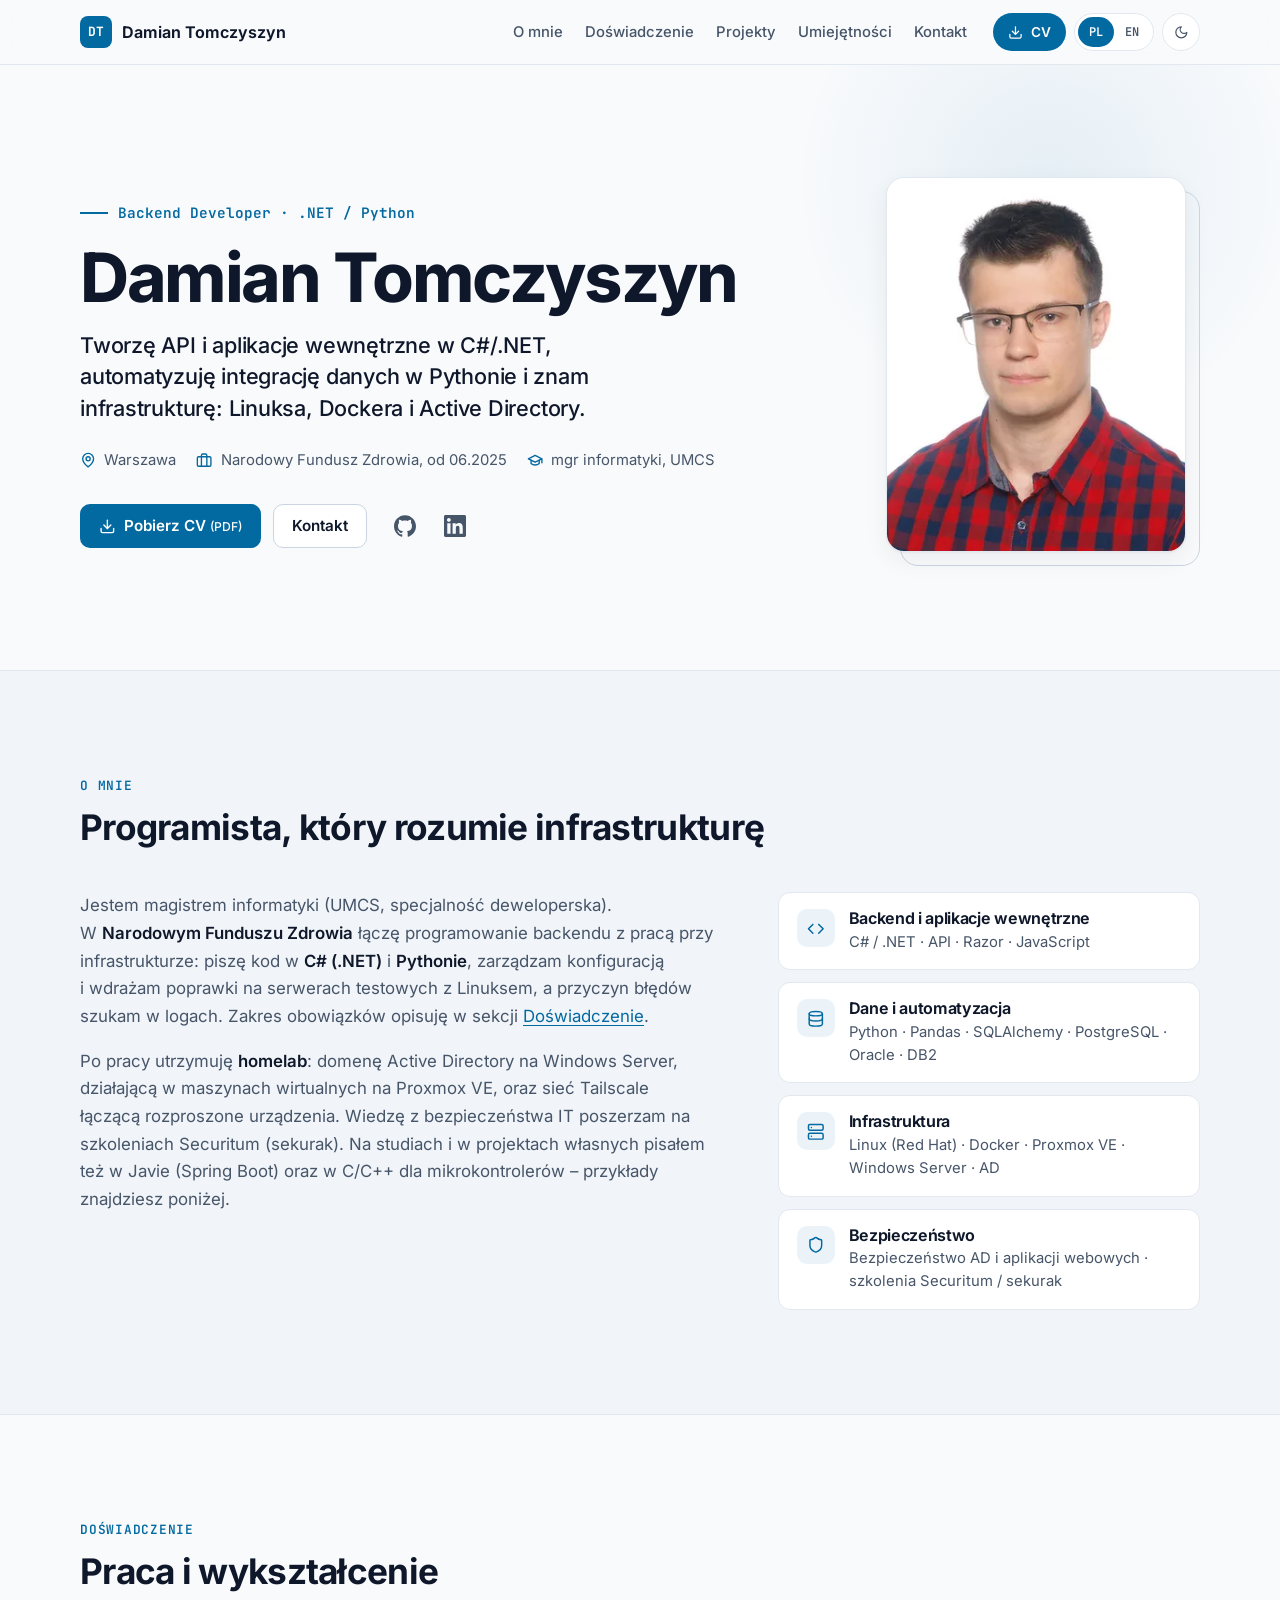
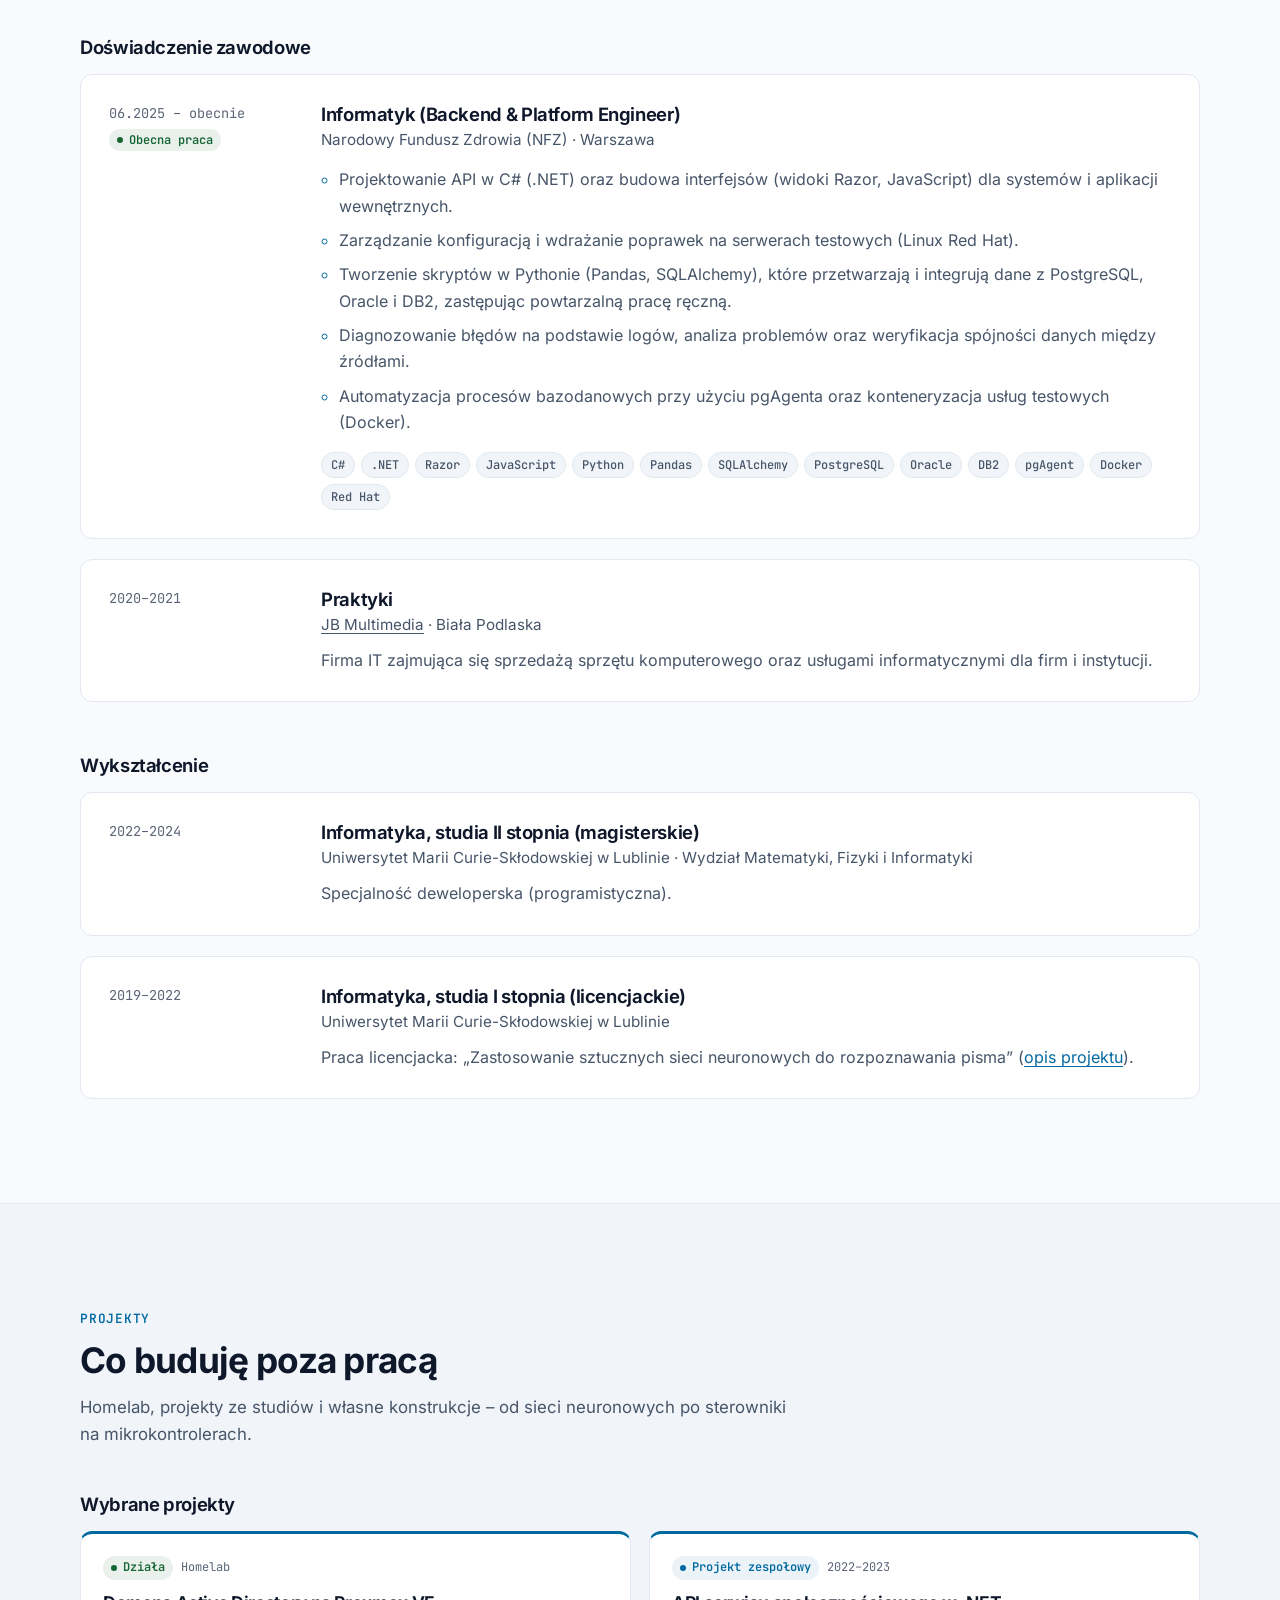
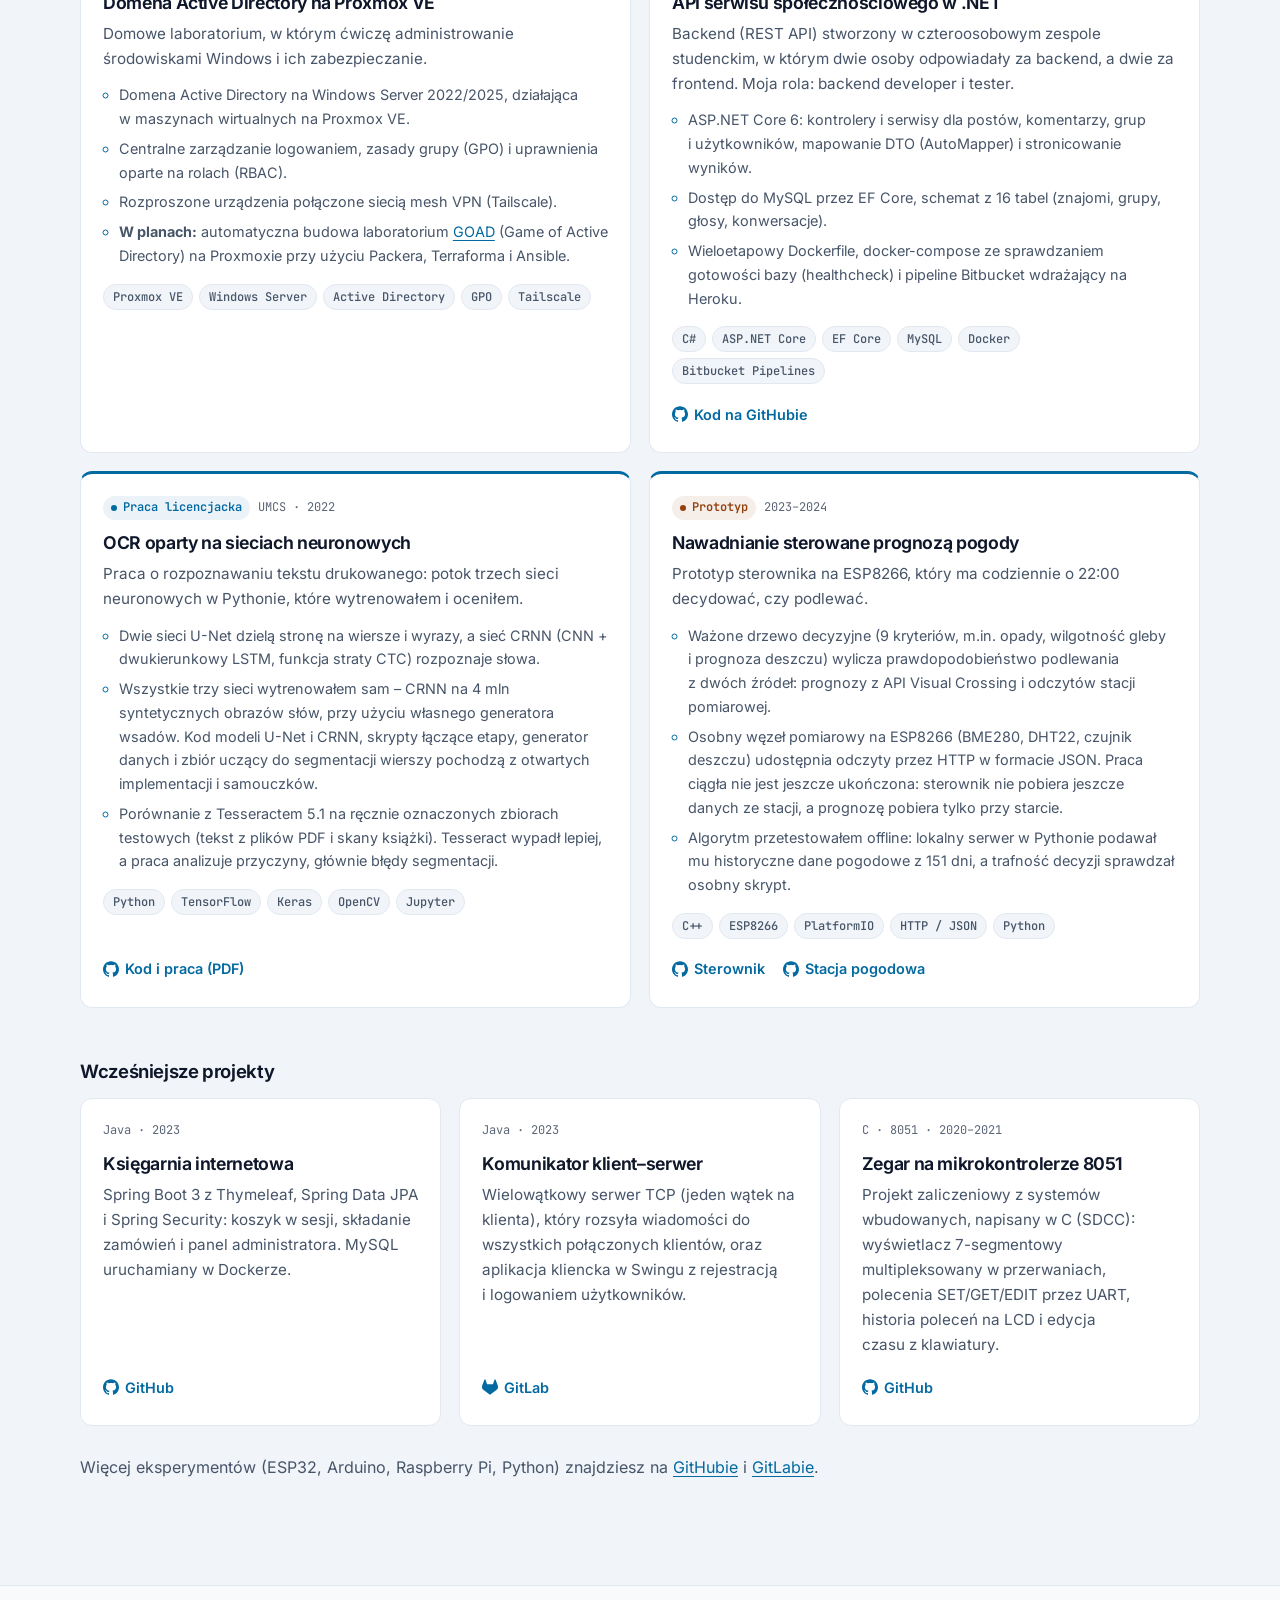
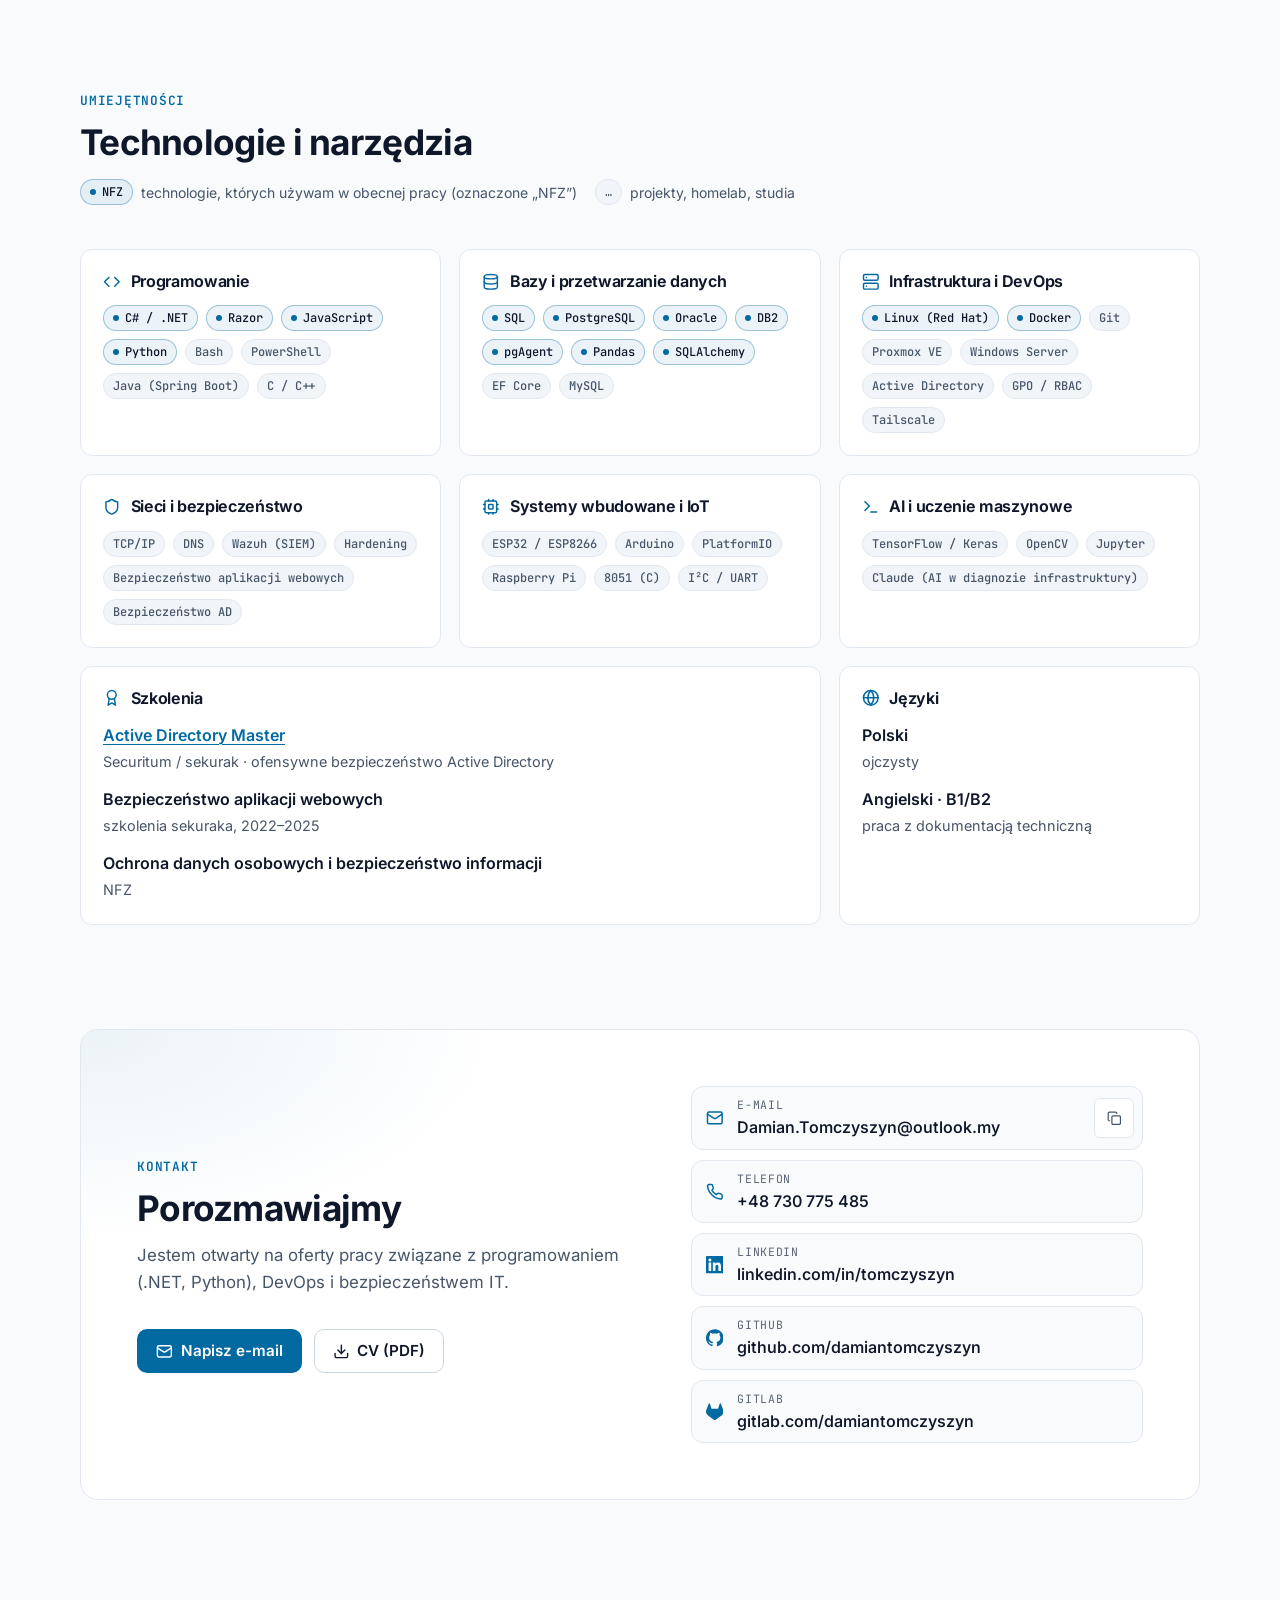
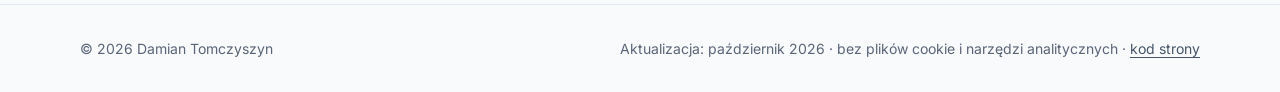
<file: index.html>
<!DOCTYPE html>
<html lang="pl"
      data-title-pl="Damian Tomczyszyn — Backend Developer (.NET / Python)"
      data-title-en="Damian Tomczyszyn — Backend Developer (.NET / Python)"
      data-description-pl="Backend developer (.NET / Python) z Warszawy. Tworzę API w C#, automatyzuję integrację danych w Pythonie i znam Linuksa, Dockera oraz Active Directory."
      data-description-en="Backend developer (.NET / Python) in Warsaw, Poland. I build C# APIs, automate data integration in Python and know Linux, Docker and Active Directory.">
<head>
    <meta charset="utf-8">
    <meta name="viewport" content="width=device-width, initial-scale=1">
    <title>Damian Tomczyszyn — Backend Developer (.NET / Python)</title>
    <meta name="description" content="Backend developer (.NET / Python) z Warszawy. Tworzę API w C#, automatyzuję integrację danych w Pythonie i znam Linuksa, Dockera oraz Active Directory.">
    <meta name="author" content="Damian Tomczyszyn">
    <meta name="theme-color" content="#f8fafc" media="(prefers-color-scheme: light)">
    <meta name="theme-color" content="#0f172a" media="(prefers-color-scheme: dark)">
    <link rel="canonical" href="https://damiantomczyszyn.github.io/About-Me/">
    <link rel="alternate" hreflang="pl" href="https://damiantomczyszyn.github.io/About-Me/">
    <link rel="alternate" hreflang="en" href="https://damiantomczyszyn.github.io/About-Me/?lang=en">
    <link rel="alternate" hreflang="x-default" href="https://damiantomczyszyn.github.io/About-Me/">

    <meta property="og:type" content="profile">
    <meta property="og:title" content="Damian Tomczyszyn — Backend Developer (.NET / Python)">
    <meta property="og:description" content="Backend developer (.NET / Python) z Warszawy. Tworzę API w C#, automatyzuję integrację danych w Pythonie i znam Linuksa, Dockera oraz Active Directory.">
    <meta property="og:url" content="https://damiantomczyszyn.github.io/About-Me/">
    <meta property="og:image" content="https://damiantomczyszyn.github.io/About-Me/img/og-image.jpg">
    <meta property="og:image:width" content="1200">
    <meta property="og:image:height" content="630">
    <meta property="og:image:alt" content="Damian Tomczyszyn — Backend Developer (.NET / Python)">
    <meta property="og:locale" content="pl_PL">
    <meta property="og:locale:alternate" content="en_GB">
    <meta property="profile:first_name" content="Damian">
    <meta property="profile:last_name" content="Tomczyszyn">
    <meta name="twitter:card" content="summary_large_image">

    <link rel="icon" href="img/favicon.svg" type="image/svg+xml">
    <link rel="icon" href="img/favicon-32.png" sizes="32x32" type="image/png">
    <link rel="apple-touch-icon" href="img/apple-touch-icon.png">
    <link rel="preload" href="fonts/inter-latin-wght-normal.woff2" as="font" type="font/woff2" crossorigin>
    <link rel="preload" href="fonts/inter-latin-ext-wght-normal.woff2" as="font" type="font/woff2" crossorigin>
    <link rel="stylesheet" href="css/styles.css">

    <script>
        // Before first paint: language (?lang=en or saved choice; Polish by default) and saved theme.
        (function () {
            var d = document.documentElement, l = null, t = null;
            try {
                l = new URLSearchParams(location.search).get("lang") || localStorage.getItem("dt-lang");
                t = localStorage.getItem("dt-theme");
            } catch (e) {}
            d.lang = String(l).toLowerCase() === "en" ? "en" : "pl";
            if (t === "dark" || t === "light") d.setAttribute("data-theme", t);
            d.classList.add("js");
        })();
    </script>
    <script src="js/main.js" defer></script>

    <script type="application/ld+json">
    {
        "@context": "https://schema.org",
        "@type": "Person",
        "name": "Damian Tomczyszyn",
        "jobTitle": "Informatyk (Backend & Platform Engineer)",
        "worksFor": { "@type": "GovernmentOrganization", "name": "Narodowy Fundusz Zdrowia", "alternateName": "NFZ" },
        "url": "https://damiantomczyszyn.github.io/About-Me/",
        "image": "https://damiantomczyszyn.github.io/About-Me/img/profile-480.jpg",
        "email": "mailto:Damian.Tomczyszyn@outlook.my",
        "address": { "@type": "PostalAddress", "addressLocality": "Warszawa", "addressCountry": "PL" },
        "alumniOf": { "@type": "CollegeOrUniversity", "name": "Uniwersytet Marii Curie-Skłodowskiej w Lublinie", "alternateName": "Maria Curie-Skłodowska University" },
        "knowsLanguage": ["pl", "en"],
        "knowsAbout": ["C#", ".NET", "Python", "JavaScript", "SQL", "PostgreSQL", "Linux", "Docker", "Proxmox VE", "Active Directory"],
        "sameAs": [
            "https://www.linkedin.com/in/tomczyszyn/",
            "https://github.com/damiantomczyszyn",
            "https://gitlab.com/damiantomczyszyn"
        ]
    }
    </script>
</head>
<body>
    <svg class="sprite" aria-hidden="true" focusable="false">
        <symbol id="i-github" viewBox="0 0 24 24"><path d="M12 .297c-6.63 0-12 5.373-12 12 0 5.303 3.438 9.8 8.205 11.385.6.113.82-.258.82-.577 0-.285-.01-1.04-.015-2.04-3.338.724-4.042-1.61-4.042-1.61C4.422 18.07 3.633 17.7 3.633 17.7c-1.087-.744.084-.729.084-.729 1.205.084 1.838 1.236 1.838 1.236 1.07 1.835 2.809 1.305 3.495.998.108-.776.417-1.305.76-1.605-2.665-.3-5.466-1.332-5.466-5.93 0-1.31.465-2.38 1.235-3.22-.135-.303-.54-1.523.105-3.176 0 0 1.005-.322 3.3 1.23.96-.267 1.98-.399 3-.405 1.02.006 2.04.138 3 .405 2.28-1.552 3.285-1.23 3.285-1.23.645 1.653.24 2.873.12 3.176.765.84 1.23 1.91 1.23 3.22 0 4.61-2.805 5.625-5.475 5.92.42.36.81 1.096.81 2.22 0 1.606-.015 2.896-.015 3.286 0 .315.21.69.825.57C20.565 22.092 24 17.592 24 12.297c0-6.627-5.373-12-12-12"/></symbol>
        <symbol id="i-gitlab" viewBox="0 0 24 24"><path d="m23.6 9.593-.033-.086L20.3.98a.851.851 0 0 0-.336-.405.875.875 0 0 0-1 .054.875.875 0 0 0-.29.44L16.47 7.818H7.537L5.333 1.07a.857.857 0 0 0-.29-.441.875.875 0 0 0-1-.054.859.859 0 0 0-.336.405L.433 9.502l-.032.086a6.066 6.066 0 0 0 2.012 7.01l.01.009.03.021 4.977 3.727 2.462 1.863 1.5 1.132a1.008 1.008 0 0 0 1.22 0l1.499-1.132 2.461-1.863 5.006-3.75.013-.01a6.068 6.068 0 0 0 2.01-7.002z"/></symbol>
        <symbol id="i-linkedin" viewBox="0 0 24 24"><path d="M20.447 20.452h-3.554v-5.569c0-1.328-.027-3.037-1.852-3.037-1.853 0-2.136 1.445-2.136 2.939v5.667H9.351V9h3.414v1.561h.046c.477-.9 1.637-1.85 3.37-1.85 3.601 0 4.267 2.37 4.267 5.455v6.286zM5.337 7.433c-1.144 0-2.063-.926-2.063-2.065 0-1.138.92-2.063 2.063-2.063 1.14 0 2.064.925 2.064 2.063 0 1.139-.925 2.065-2.064 2.065zm1.782 13.019H3.555V9h3.564v11.452zM22.225 0H1.771C.792 0 0 .774 0 1.729v20.542C0 23.227.792 24 1.771 24h20.451C23.2 24 24 23.227 24 22.271V1.729C24 .774 23.2 0 22.222 0h.003z"/></symbol>
        <symbol id="i-mail" viewBox="0 0 24 24"><rect width="20" height="16" x="2" y="4" rx="2"/><path d="m22 7-8.97 5.7a1.94 1.94 0 0 1-2.06 0L2 7"/></symbol>
        <symbol id="i-phone" viewBox="0 0 24 24"><path d="M22 16.92v3a2 2 0 0 1-2.18 2 19.79 19.79 0 0 1-8.63-3.07 19.5 19.5 0 0 1-6-6 19.79 19.79 0 0 1-3.07-8.67A2 2 0 0 1 4.11 2h3a2 2 0 0 1 2 1.72 12.84 12.84 0 0 0 .7 2.81 2 2 0 0 1-.45 2.11L8.09 9.91a16 16 0 0 0 6 6l1.27-1.27a2 2 0 0 1 2.11-.45 12.84 12.84 0 0 0 2.81.7A2 2 0 0 1 22 16.92z"/></symbol>
        <symbol id="i-pin" viewBox="0 0 24 24"><path d="M20 10c0 6-8 12-8 12s-8-6-8-12a8 8 0 0 1 16 0Z"/><circle cx="12" cy="10" r="3"/></symbol>
        <symbol id="i-briefcase" viewBox="0 0 24 24"><rect width="20" height="14" x="2" y="7" rx="2"/><path d="M16 21V5a2 2 0 0 0-2-2h-4a2 2 0 0 0-2 2v16"/></symbol>
        <symbol id="i-cap" viewBox="0 0 24 24"><path d="M22 10v6M2 10l10-5 10 5-10 5z"/><path d="M6 12v5c3 3 9 3 12 0v-5"/></symbol>
        <symbol id="i-download" viewBox="0 0 24 24"><path d="M21 15v4a2 2 0 0 1-2 2H5a2 2 0 0 1-2-2v-4"/><path d="m7 10 5 5 5-5"/><path d="M12 15V3"/></symbol>
        <symbol id="i-sun" viewBox="0 0 24 24"><circle cx="12" cy="12" r="4"/><path d="M12 2v2M12 20v2M4.93 4.93l1.41 1.41M17.66 17.66l1.41 1.41M2 12h2M20 12h2M6.34 17.66l-1.41 1.41M19.07 4.93l-1.41 1.41"/></symbol>
        <symbol id="i-moon" viewBox="0 0 24 24"><path d="M12 3a6 6 0 0 0 9 9 9 9 0 1 1-9-9Z"/></symbol>
        <symbol id="i-menu" viewBox="0 0 24 24"><path d="M4 6h16M4 12h16M4 18h16"/></symbol>
        <symbol id="i-check" viewBox="0 0 24 24"><path d="M20 6 9 17l-5-5"/></symbol>
        <symbol id="i-close" viewBox="0 0 24 24"><path d="M18 6 6 18M6 6l12 12"/></symbol>
        <symbol id="i-copy" viewBox="0 0 24 24"><rect width="14" height="14" x="8" y="8" rx="2"/><path d="M4 16c-1.1 0-2-.9-2-2V4c0-1.1.9-2 2-2h10c1.1 0 2 .9 2 2"/></symbol>
        <symbol id="i-code" viewBox="0 0 24 24"><path d="m16 18 6-6-6-6"/><path d="m8 6-6 6 6 6"/></symbol>
        <symbol id="i-database" viewBox="0 0 24 24"><ellipse cx="12" cy="5" rx="9" ry="3"/><path d="M3 5v14a9 3 0 0 0 18 0V5"/><path d="M3 12a9 3 0 0 0 18 0"/></symbol>
        <symbol id="i-server" viewBox="0 0 24 24"><rect width="20" height="8" x="2" y="2" rx="2"/><rect width="20" height="8" x="2" y="14" rx="2"/><path d="M6 6h.01M6 18h.01"/></symbol>
        <symbol id="i-shield" viewBox="0 0 24 24"><path d="M20 13c0 5-3.5 7.5-7.66 8.95a1 1 0 0 1-.67-.01C7.5 20.5 4 18 4 13V6a1 1 0 0 1 1-1c2 0 4.5-1.2 6.24-2.72a1.17 1.17 0 0 1 1.52 0C14.51 3.81 17 5 19 5a1 1 0 0 1 1 1z"/></symbol>
        <symbol id="i-cpu" viewBox="0 0 24 24"><rect width="16" height="16" x="4" y="4" rx="2"/><rect width="6" height="6" x="9" y="9" rx="1"/><path d="M15 2v2M15 20v2M2 15h2M2 9h2M20 15h2M20 9h2M9 2v2M9 20v2"/></symbol>
        <symbol id="i-award" viewBox="0 0 24 24"><circle cx="12" cy="8" r="6"/><path d="M15.477 12.89 17 22l-5-3-5 3 1.523-9.11"/></symbol>
        <symbol id="i-globe" viewBox="0 0 24 24"><circle cx="12" cy="12" r="10"/><path d="M12 2a14.5 14.5 0 0 0 0 20 14.5 14.5 0 0 0 0-20"/><path d="M2 12h20"/></symbol>
        <symbol id="i-terminal" viewBox="0 0 24 24"><path d="m4 17 6-6-6-6"/><path d="M12 19h8"/></symbol>
    </svg>

    <a class="skip-link" href="#main"><span lang="pl">Przejdź do treści</span><span lang="en">Skip to content</span></a>

    <header class="site-header">
        <div class="container site-header__inner">
            <a class="brand" href="#top" aria-label="Damian Tomczyszyn, początek strony" data-label-pl="Damian Tomczyszyn, początek strony" data-label-en="Damian Tomczyszyn, back to top">
                <span class="brand__mark" aria-hidden="true">DT</span>
                <span class="brand__name" aria-hidden="true">Damian Tomczyszyn</span>
            </a>

            <nav class="nav" id="site-nav" aria-label="Nawigacja główna" data-label-pl="Nawigacja główna" data-label-en="Main navigation">
                <ul class="nav__list">
                    <li><a class="nav__link" href="#o-mnie"><span lang="pl">O&nbsp;mnie</span><span lang="en">About</span></a></li>
                    <li><a class="nav__link" href="#doswiadczenie"><span lang="pl">Doświadczenie</span><span lang="en">Experience</span></a></li>
                    <li><a class="nav__link" href="#projekty"><span lang="pl">Projekty</span><span lang="en">Projects</span></a></li>
                    <li><a class="nav__link" href="#umiejetnosci"><span lang="pl">Umiejętności</span><span lang="en">Skills</span></a></li>
                    <li><a class="nav__link" href="#kontakt"><span lang="pl">Kontakt</span><span lang="en">Contact</span></a></li>
                </ul>
            </nav>

            <div class="header-tools">
                <a class="btn btn--primary header-cv" href="docs/Damian_Tomczyszyn_CV_Uniwersalne.pdf" download="Damian_Tomczyszyn_CV.pdf"
                   aria-label="Pobierz CV (PDF)" data-label-pl="Pobierz CV (PDF)" data-label-en="Download CV (PDF, in Polish)">
                    <svg class="icon" aria-hidden="true"><use href="#i-download"/></svg>CV
                </a>
                <div class="lang-switch" role="group" aria-label="Język strony" data-label-pl="Język strony" data-label-en="Page language">
                    <button type="button" data-set-lang="pl" aria-pressed="true" title="Polski">PL</button>
                    <button type="button" data-set-lang="en" aria-pressed="false" title="English">EN</button>
                </div>
                <button type="button" class="icon-button theme-toggle" data-theme-toggle aria-pressed="false"
                        aria-label="Ciemny motyw" data-label-pl="Ciemny motyw" data-label-en="Dark theme">
                    <svg class="icon icon-moon" aria-hidden="true"><use href="#i-moon"/></svg>
                    <svg class="icon icon-sun" aria-hidden="true"><use href="#i-sun"/></svg>
                </button>
                <button type="button" class="icon-button menu-toggle" data-menu-toggle aria-controls="site-nav" aria-expanded="false"
                        aria-label="Menu" data-label-pl="Menu" data-label-en="Menu">
                    <svg class="icon icon-menu" aria-hidden="true"><use href="#i-menu"/></svg>
                    <svg class="icon icon-close" aria-hidden="true"><use href="#i-close"/></svg>
                </button>
            </div>
        </div>
    </header>

    <main id="main">
        <!-- HERO -->
        <section class="hero" id="top" aria-labelledby="hero-name">
            <div class="container hero__grid">
                <div class="hero__text">
                    <p class="hero__role">Backend Developer · .NET&nbsp;/&nbsp;Python</p>
                    <h1 class="hero__name" id="hero-name">Damian Tomczyszyn</h1>
                    <p class="hero__tagline">
                        <span lang="pl">Tworzę API i&nbsp;aplikacje wewnętrzne w&nbsp;C#/.NET, automatyzuję integrację danych w&nbsp;Pythonie i&nbsp;znam infrastrukturę: Linuksa, Dockera i&nbsp;Active Directory.</span>
                        <span lang="en">I build C#/.NET APIs and internal applications, automate data integration in Python, and know my way around infrastructure: Linux, Docker and Active Directory.</span>
                    </p>
                    <ul class="hero__facts">
                        <li><svg class="icon" aria-hidden="true"><use href="#i-pin"/></svg> <span lang="pl">Warszawa</span><span lang="en">Warsaw, Poland</span></li>
                        <li><svg class="icon" aria-hidden="true"><use href="#i-briefcase"/></svg> <span lang="pl">Narodowy Fundusz Zdrowia, od 06.2025</span><span lang="en">National Health Fund (NFZ), since June 2025</span></li>
                        <li><svg class="icon" aria-hidden="true"><use href="#i-cap"/></svg> <span lang="pl">mgr informatyki, UMCS</span><span lang="en">MSc in Computer Science, UMCS</span></li>
                    </ul>
                    <div class="hero__actions">
                        <a class="btn btn--primary" href="docs/Damian_Tomczyszyn_CV_Uniwersalne.pdf" download="Damian_Tomczyszyn_CV.pdf">
                            <svg class="icon" aria-hidden="true"><use href="#i-download"/></svg>
                            <span lang="pl">Pobierz CV <small>(PDF)</small></span>
                            <span lang="en">Download CV <small>(PDF, in Polish)</small></span>
                        </a>
                        <a class="btn btn--ghost" href="#kontakt"><span lang="pl">Kontakt</span><span lang="en">Get in touch</span></a>
                        <div class="hero__social">
                            <a class="social-link" href="https://github.com/damiantomczyszyn" aria-label="GitHub"><svg class="icon icon--fill" aria-hidden="true"><use href="#i-github"/></svg></a>
                            <a class="social-link" href="https://www.linkedin.com/in/tomczyszyn/" aria-label="LinkedIn"><svg class="icon icon--fill" aria-hidden="true"><use href="#i-linkedin"/></svg></a>
                        </div>
                    </div>
                </div>
                <div class="hero__photo">
                    <picture>
                        <source type="image/webp" srcset="img/profile-320.webp 320w, img/profile-480.webp 480w" sizes="(max-width: 720px) 96px, 300px">
                        <img src="img/profile-480.jpg" srcset="img/profile-320.jpg 320w, img/profile-480.jpg 480w" sizes="(max-width: 720px) 96px, 300px"
                             width="480" height="600" alt="Zdjęcie portretowe Damiana Tomczyszyna" data-alt-pl="Zdjęcie portretowe Damiana Tomczyszyna" data-alt-en="Portrait of Damian Tomczyszyn" fetchpriority="high">
                    </picture>
                </div>
            </div>
        </section>

        <!-- ABOUT -->
        <section class="section section--alt" id="o-mnie" aria-labelledby="about-title">
            <div class="container">
                <div class="section__head">
                    <p class="eyebrow"><span lang="pl">O&nbsp;mnie</span><span lang="en">About</span></p>
                    <h2 class="section__title" id="about-title">
                        <span lang="pl">Programista, który rozumie infrastrukturę</span>
                        <span lang="en">A developer who understands infrastructure</span>
                    </h2>
                </div>
                <div class="about">
                    <div class="prose">
                        <p lang="pl">
                            Jestem magistrem informatyki (UMCS, specjalność deweloperska). W&nbsp;<strong>Narodowym Funduszu Zdrowia</strong> łączę programowanie backendu z&nbsp;pracą przy infrastrukturze: piszę kod w&nbsp;<strong>C# (.NET)</strong> i&nbsp;<strong>Pythonie</strong>, zarządzam konfiguracją i&nbsp;wdrażam poprawki na serwerach testowych z&nbsp;Linuksem, a&nbsp;przyczyn błędów szukam w&nbsp;logach. Zakres obowiązków opisuję w&nbsp;sekcji <a href="#doswiadczenie">Doświadczenie</a>.
                        </p>
                        <p lang="en">
                            I hold an MSc in Computer Science (UMCS, software development track). At Poland’s <strong>National Health Fund (NFZ)</strong>, I combine backend development with infrastructure work: I write <strong>C# (.NET)</strong> and <strong>Python</strong> code, manage configuration and deploy fixes on Linux test servers, and dig through logs to find the root cause of bugs. My responsibilities are listed under <a href="#doswiadczenie">Experience</a>.
                        </p>
                        <p lang="pl">
                            Po pracy utrzymuję <strong>homelab</strong>: domenę Active Directory na Windows Server, działającą w&nbsp;maszynach wirtualnych na Proxmox VE, oraz sieć Tailscale łączącą rozproszone urządzenia. Wiedzę z&nbsp;bezpieczeństwa IT poszerzam na szkoleniach Securitum (sekurak). Na studiach i&nbsp;w&nbsp;projektach własnych pisałem też w&nbsp;Javie (Spring Boot) oraz w&nbsp;C/C++ dla mikrokontrolerów&nbsp;– przykłady znajdziesz poniżej.
                        </p>
                        <p lang="en">
                            Outside work I run a <strong>homelab</strong>: an Active Directory domain on Windows Server, hosted in VMs on Proxmox VE, and a Tailscale mesh VPN linking my devices. I’m building my security knowledge through Securitum (sekurak) training courses. At university and in personal projects I also wrote Java (Spring Boot) and C/C++ for microcontrollers, as the examples below show.
                        </p>
                    </div>
                    <ul class="focus-list">
                        <li class="focus-item">
                            <span class="focus-item__icon"><svg class="icon" aria-hidden="true"><use href="#i-code"/></svg></span>
                            <div>
                                <h3><span lang="pl">Backend i&nbsp;aplikacje wewnętrzne</span><span lang="en">Backend &amp; internal apps</span></h3>
                                <p>C#&nbsp;/&nbsp;.NET&nbsp;· API&nbsp;· Razor&nbsp;· JavaScript</p>
                            </div>
                        </li>
                        <li class="focus-item">
                            <span class="focus-item__icon"><svg class="icon" aria-hidden="true"><use href="#i-database"/></svg></span>
                            <div>
                                <h3><span lang="pl">Dane i&nbsp;automatyzacja</span><span lang="en">Data &amp; automation</span></h3>
                                <p>Python&nbsp;· Pandas&nbsp;· SQLAlchemy&nbsp;· PostgreSQL&nbsp;· Oracle&nbsp;· DB2</p>
                            </div>
                        </li>
                        <li class="focus-item">
                            <span class="focus-item__icon"><svg class="icon" aria-hidden="true"><use href="#i-server"/></svg></span>
                            <div>
                                <h3><span lang="pl">Infrastruktura</span><span lang="en">Infrastructure</span></h3>
                                <p>Linux (Red Hat)&nbsp;· Docker&nbsp;· Proxmox VE&nbsp;· Windows Server&nbsp;· AD</p>
                            </div>
                        </li>
                        <li class="focus-item">
                            <span class="focus-item__icon"><svg class="icon" aria-hidden="true"><use href="#i-shield"/></svg></span>
                            <div>
                                <h3><span lang="pl">Bezpieczeństwo</span><span lang="en">Security</span></h3>
                                <p lang="pl">Bezpieczeństwo AD i&nbsp;aplikacji webowych&nbsp;· szkolenia Securitum&nbsp;/&nbsp;sekurak</p>
                                <p lang="en">AD and web application security&nbsp;· Securitum&nbsp;/&nbsp;sekurak training</p>
                            </div>
                        </li>
                    </ul>
                </div>
            </div>
        </section>

        <!-- EXPERIENCE -->
        <section class="section" id="doswiadczenie" aria-labelledby="exp-title">
            <div class="container">
                <div class="section__head">
                    <p class="eyebrow"><span lang="pl">Doświadczenie</span><span lang="en">Experience</span></p>
                    <h2 class="section__title" id="exp-title">
                        <span lang="pl">Praca i&nbsp;wykształcenie</span>
                        <span lang="en">Work &amp; education</span>
                    </h2>
                </div>

                <h3 class="subhead subhead--first"><span lang="pl">Doświadczenie zawodowe</span><span lang="en">Work experience</span></h3>
                <ol class="timeline" role="list">
                    <li class="entry">
                        <div class="entry__when">
                            <span lang="pl">06.2025 – obecnie</span><span lang="en">Jun 2025 – present</span><br>
                            <span class="now"><span lang="pl">Obecna praca</span><span lang="en">Current role</span></span>
                        </div>
                        <div class="entry__body">
                            <h4 class="entry__title"><span lang="pl">Informatyk (Backend &amp; Platform Engineer)</span><span lang="en">IT Specialist (Backend &amp; Platform Engineer)</span></h4>
                            <p class="entry__org"><span lang="pl">Narodowy Fundusz Zdrowia (NFZ)&nbsp;· Warszawa</span><span lang="en">Poland’s National Health Fund (NFZ)&nbsp;· Warsaw</span></p>
                            <ul class="entry__points" lang="pl">
                                <li>Projektowanie API w&nbsp;C# (.NET) oraz budowa interfejsów (widoki Razor, JavaScript) dla systemów i&nbsp;aplikacji wewnętrznych.</li>
                                <li>Zarządzanie konfiguracją i&nbsp;wdrażanie poprawek na serwerach testowych (Linux Red Hat).</li>
                                <li>Tworzenie skryptów w&nbsp;Pythonie (Pandas, SQLAlchemy), które przetwarzają i&nbsp;integrują dane z&nbsp;PostgreSQL, Oracle i&nbsp;DB2, zastępując powtarzalną pracę ręczną.</li>
                                <li>Diagnozowanie błędów na podstawie logów, analiza problemów oraz weryfikacja spójności danych między źródłami.</li>
                                <li>Automatyzacja procesów bazodanowych przy użyciu pgAgenta oraz konteneryzacja usług testowych (Docker).</li>
                            </ul>
                            <ul class="entry__points" lang="en">
                                <li>Designing C# (.NET) APIs and building interfaces (Razor views, JavaScript) for internal systems and applications.</li>
                                <li>Managing configuration and deploying fixes on test servers (Red Hat Linux).</li>
                                <li>Writing Python scripts (Pandas, SQLAlchemy) that process and integrate data from PostgreSQL, Oracle and DB2, replacing repetitive manual work.</li>
                                <li>Diagnosing bugs from logs, analysing issues and validating data consistency across sources.</li>
                                <li>Automating database jobs with pgAgent and running test services in Docker containers.</li>
                            </ul>
                            <ul class="tag-list" aria-label="Technologie" data-label-pl="Technologie" data-label-en="Technologies">
                                <li class="tag">C#</li><li class="tag">.NET</li><li class="tag">Razor</li><li class="tag">JavaScript</li><li class="tag">Python</li><li class="tag">Pandas</li><li class="tag">SQLAlchemy</li><li class="tag">PostgreSQL</li><li class="tag">Oracle</li><li class="tag">DB2</li><li class="tag">pgAgent</li><li class="tag">Docker</li><li class="tag">Red Hat</li>
                            </ul>
                        </div>
                    </li>
                    <li class="entry">
                        <div class="entry__when">2020–2021</div>
                        <div class="entry__body">
                            <h4 class="entry__title"><span lang="pl">Praktyki</span><span lang="en">Internship</span></h4>
                            <p class="entry__org"><a href="https://jbmultimedia.pl/">JB Multimedia</a> · Biała Podlaska</p>
                            <p class="entry__note">
                                <span lang="pl">Firma IT zajmująca się sprzedażą sprzętu komputerowego oraz usługami informatycznymi dla firm i&nbsp;instytucji.</span>
                                <span lang="en">An IT company selling computer hardware and providing IT services to businesses and institutions.</span>
                            </p>
                        </div>
                    </li>
                </ol>

                <h3 class="subhead"><span lang="pl">Wykształcenie</span><span lang="en">Education</span></h3>
                <ol class="timeline" role="list">
                    <li class="entry">
                        <div class="entry__when">2022–2024</div>
                        <div class="entry__body">
                            <h4 class="entry__title">
                                <span lang="pl">Informatyka, studia II&nbsp;stopnia (magisterskie)</span>
                                <span lang="en">MSc in Computer Science</span>
                            </h4>
                            <p class="entry__org">
                                <span lang="pl">Uniwersytet Marii Curie-Skłodowskiej w&nbsp;Lublinie · Wydział Matematyki, Fizyki i&nbsp;Informatyki</span>
                                <span lang="en">Maria Curie-Skłodowska University (UMCS), Lublin · Faculty of Mathematics, Physics and Computer Science</span>
                            </p>
                            <p class="entry__note">
                                <span lang="pl">Specjalność deweloperska (programistyczna).</span>
                                <span lang="en">Software development track.</span>
                            </p>
                        </div>
                    </li>
                    <li class="entry">
                        <div class="entry__when">2019–2022</div>
                        <div class="entry__body">
                            <h4 class="entry__title">
                                <span lang="pl">Informatyka, studia I&nbsp;stopnia (licencjackie)</span>
                                <span lang="en">BSc in Computer Science</span>
                            </h4>
                            <p class="entry__org">
                                <span lang="pl">Uniwersytet Marii Curie-Skłodowskiej w&nbsp;Lublinie</span>
                                <span lang="en">Maria Curie-Skłodowska University (UMCS), Lublin</span>
                            </p>
                            <p class="entry__note">
                                <span lang="pl">Praca licencjacka: „Zastosowanie sztucznych sieci neuronowych do rozpoznawania pisma” (<a href="#projekt-ocr">opis projektu</a>).</span>
                                <span lang="en">Thesis: “Application of artificial neural networks for text recognition” (<a href="#projekt-ocr">see the project</a>).</span>
                            </p>
                        </div>
                    </li>
                </ol>
            </div>
        </section>

        <!-- PROJECTS -->
        <section class="section section--alt" id="projekty" aria-labelledby="projects-title">
            <div class="container">
                <div class="section__head">
                    <p class="eyebrow"><span lang="pl">Projekty</span><span lang="en">Projects</span></p>
                    <h2 class="section__title" id="projects-title">
                        <span lang="pl">Co buduję poza pracą</span>
                        <span lang="en">What I build outside work</span>
                    </h2>
                    <p class="section__lead">
                        <span lang="pl">Homelab, projekty ze studiów i&nbsp;własne konstrukcje&nbsp;– od sieci neuronowych po sterowniki na mikrokontrolerach.</span>
                        <span lang="en">My homelab, university projects and hands-on builds, from neural networks to microcontroller firmware.</span>
                    </p>
                </div>

                <h3 class="subhead subhead--first"><span lang="pl">Wybrane projekty</span><span lang="en">Selected projects</span></h3>
                <ul class="projects projects--featured" role="list">
                    <li class="project project--featured">
                        <div class="project__meta">
                            <span class="status status--done"><span lang="pl">Działa</span><span lang="en">Running</span></span>
                            <span>Homelab</span>
                        </div>
                        <h4 class="project__title"><span lang="pl">Domena Active Directory na Proxmox VE</span><span lang="en">Active Directory domain on Proxmox VE</span></h4>
                        <p class="project__desc">
                            <span lang="pl">Domowe laboratorium, w&nbsp;którym ćwiczę administrowanie środowiskami Windows i&nbsp;ich zabezpieczanie.</span>
                            <span lang="en">A homelab where I practise administering and securing Windows environments.</span>
                        </p>
                        <ul class="project__points" lang="pl">
                            <li>Domena Active Directory na Windows Server 2022/2025, działająca w&nbsp;maszynach wirtualnych na Proxmox VE.</li>
                            <li>Centralne zarządzanie logowaniem, zasady grupy (GPO) i&nbsp;uprawnienia oparte na rolach (RBAC).</li>
                            <li>Rozproszone urządzenia połączone siecią mesh VPN (Tailscale).</li>
                            <li><strong>W&nbsp;planach:</strong> automatyczna budowa laboratorium <a href="https://github.com/Orange-Cyberdefense/GOAD">GOAD</a> (Game of Active Directory) na Proxmoxie przy użyciu Packera, Terraforma i&nbsp;Ansible.</li>
                        </ul>
                        <ul class="project__points" lang="en">
                            <li>Active Directory domain on Windows Server 2022/2025, running in VMs on Proxmox VE.</li>
                            <li>Centralised sign-in management, Group Policy Objects (GPOs) and role-based access control (RBAC).</li>
                            <li>Distributed devices connected through a Tailscale mesh VPN.</li>
                            <li><strong>Roadmap:</strong> automating the build of the <a href="https://github.com/Orange-Cyberdefense/GOAD">GOAD</a> (Game of Active Directory) lab on Proxmox with Packer, Terraform and Ansible.</li>
                        </ul>
                        <ul class="tag-list" aria-label="Technologie" data-label-pl="Technologie" data-label-en="Technologies">
                            <li class="tag">Proxmox VE</li><li class="tag">Windows Server</li><li class="tag">Active Directory</li><li class="tag">GPO</li><li class="tag">Tailscale</li>
                        </ul>
                    </li>

                    <li class="project project--featured">
                        <div class="project__meta">
                            <span class="status status--edu"><span lang="pl">Projekt zespołowy</span><span lang="en">Team project</span></span>
                            <span>2022–2023</span>
                        </div>
                        <h4 class="project__title"><span lang="pl">API serwisu społecznościowego w&nbsp;.NET</span><span lang="en">Social network API in .NET</span></h4>
                        <p class="project__desc">
                            <span lang="pl">Backend (REST API) stworzony w&nbsp;czteroosobowym zespole studenckim, w&nbsp;którym dwie osoby odpowiadały za backend, a&nbsp;dwie za frontend. Moja rola: backend developer i&nbsp;tester.</span>
                            <span lang="en">The REST API backend of a four-person student team project: two people on the backend, two on the frontend. My role: backend developer and tester.</span>
                        </p>
                        <ul class="project__points" lang="pl">
                            <li>ASP.NET Core 6: kontrolery i&nbsp;serwisy dla postów, komentarzy, grup i&nbsp;użytkowników, mapowanie DTO (AutoMapper) i&nbsp;stronicowanie wyników.</li>
                            <li>Dostęp do MySQL przez EF Core, schemat z&nbsp;16&nbsp;tabel (znajomi, grupy, głosy, konwersacje).</li>
                            <li>Wieloetapowy Dockerfile, docker-compose ze sprawdzaniem gotowości bazy (healthcheck) i&nbsp;pipeline Bitbucket wdrażający na Heroku.</li>
                        </ul>
                        <ul class="project__points" lang="en">
                            <li>ASP.NET Core 6: controllers and services for posts, comments, groups and users, DTO mapping (AutoMapper) and pagination.</li>
                            <li>MySQL access through EF Core, with a 16-table schema (friends, groups, votes, conversations).</li>
                            <li>Multi-stage Dockerfile, docker-compose with a database healthcheck, and a Bitbucket pipeline deploying to Heroku.</li>
                        </ul>
                        <ul class="tag-list" aria-label="Technologie" data-label-pl="Technologie" data-label-en="Technologies">
                            <li class="tag">C#</li><li class="tag">ASP.NET Core</li><li class="tag">EF Core</li><li class="tag">MySQL</li><li class="tag">Docker</li><li class="tag">Bitbucket Pipelines</li>
                        </ul>
                        <div class="project__links">
                            <a class="project__link" href="https://github.com/damiantomczyszyn/Social-network-backend"
                               aria-label="API serwisu społecznościowego – kod na GitHubie" data-label-pl="API serwisu społecznościowego – kod na GitHubie" data-label-en="Social network API – code on GitHub">
                                <svg class="icon icon--fill" aria-hidden="true"><use href="#i-github"/></svg>
                                <span lang="pl">Kod na GitHubie</span><span lang="en">Code on GitHub</span>
                            </a>
                        </div>
                    </li>

                    <li class="project project--featured" id="projekt-ocr">
                        <div class="project__meta">
                            <span class="status status--edu"><span lang="pl">Praca licencjacka</span><span lang="en">BSc thesis</span></span>
                            <span>UMCS · 2022</span>
                        </div>
                        <h4 class="project__title"><span lang="pl">OCR oparty na sieciach neuronowych</span><span lang="en">Neural-network OCR engine</span></h4>
                        <p class="project__desc">
                            <span lang="pl">Praca o&nbsp;rozpoznawaniu tekstu drukowanego: potok trzech sieci neuronowych w&nbsp;Pythonie, które wytrenowałem i&nbsp;oceniłem.</span>
                            <span lang="en">A thesis on printed-text recognition: a pipeline of three neural networks in Python that I trained and evaluated.</span>
                        </p>
                        <ul class="project__points" lang="pl">
                            <li>Dwie sieci U-Net dzielą stronę na wiersze i&nbsp;wyrazy, a&nbsp;sieć CRNN (CNN + dwukierunkowy LSTM, funkcja straty CTC) rozpoznaje słowa.</li>
                            <li>Wszystkie trzy sieci wytrenowałem sam&nbsp;– CRNN na 4&nbsp;mln syntetycznych obrazów słów, przy użyciu własnego generatora wsadów. Kod modeli U-Net i&nbsp;CRNN, skrypty łączące etapy, generator danych i&nbsp;zbiór uczący do segmentacji wierszy pochodzą z&nbsp;otwartych implementacji i&nbsp;samouczków.</li>
                            <li>Porównanie z&nbsp;Tesseractem 5.1 na ręcznie oznaczonych zbiorach testowych (tekst z&nbsp;plików PDF i&nbsp;skany książki). Tesseract wypadł lepiej, a&nbsp;praca analizuje przyczyny, głównie błędy segmentacji.</li>
                        </ul>
                        <ul class="project__points" lang="en">
                            <li>Two U-Nets split the page into lines and words, and a CRNN (CNN + bidirectional LSTM, CTC loss) recognises the words.</li>
                            <li>I trained all three networks myself, the CRNN on 4 million synthetic word images using my own batch generator. The U-Net and CRNN model code, the scripts chaining the stages, the data generator and the line-segmentation training set come from open-source implementations and tutorials.</li>
                            <li>Benchmarked against Tesseract 5.1 on hand-annotated test sets (PDF text and book scans). Tesseract came out ahead; the thesis attributes the gap mainly to segmentation errors.</li>
                        </ul>
                        <ul class="tag-list" aria-label="Technologie" data-label-pl="Technologie" data-label-en="Technologies">
                            <li class="tag">Python</li><li class="tag">TensorFlow</li><li class="tag">Keras</li><li class="tag">OpenCV</li><li class="tag">Jupyter</li>
                        </ul>
                        <div class="project__links">
                            <a class="project__link" href="https://github.com/damiantomczyszyn/Praca-licencjacka-OCR-CRNN"
                               aria-label="OCR – kod i praca licencjacka na GitHubie" data-label-pl="OCR – kod i praca licencjacka na GitHubie" data-label-en="OCR – code and thesis (in Polish) on GitHub">
                                <svg class="icon icon--fill" aria-hidden="true"><use href="#i-github"/></svg>
                                <span lang="pl">Kod i&nbsp;praca (PDF)</span><span lang="en">Code &amp; thesis (PDF, in Polish)</span>
                            </a>
                        </div>
                    </li>

                    <li class="project project--featured">
                        <div class="project__meta">
                            <span class="status status--wip"><span lang="pl">Prototyp</span><span lang="en">Prototype</span></span>
                            <span>2023–2024</span>
                        </div>
                        <h4 class="project__title"><span lang="pl">Nawadnianie sterowane prognozą pogody</span><span lang="en">Forecast-driven irrigation</span></h4>
                        <p class="project__desc">
                            <span lang="pl">Prototyp sterownika na ESP8266, który ma codziennie o&nbsp;22:00 decydować, czy podlewać.</span>
                            <span lang="en">A prototype ESP8266 controller designed to decide every evening at 22:00 whether to water.</span>
                        </p>
                        <ul class="project__points" lang="pl">
                            <li>Ważone drzewo decyzyjne (9&nbsp;kryteriów, m.in. opady, wilgotność gleby i&nbsp;prognoza deszczu) wylicza prawdopodobieństwo podlewania z&nbsp;dwóch źródeł: prognozy z&nbsp;API Visual Crossing i&nbsp;odczytów stacji pomiarowej.</li>
                            <li>Osobny węzeł pomiarowy na ESP8266 (BME280, DHT22, czujnik deszczu) udostępnia odczyty przez HTTP w&nbsp;formacie JSON. Praca ciągła nie jest jeszcze ukończona: sterownik nie pobiera jeszcze danych ze stacji, a&nbsp;prognozę pobiera tylko przy starcie.</li>
                            <li>Algorytm przetestowałem offline: lokalny serwer w&nbsp;Pythonie podawał mu historyczne dane pogodowe z&nbsp;151&nbsp;dni, a&nbsp;trafność decyzji sprawdzał osobny skrypt.</li>
                        </ul>
                        <ul class="project__points" lang="en">
                            <li>A weighted decision tree with 9 criteria, including rainfall, soil moisture and the chance of rain, combines two inputs, the Visual Crossing forecast and the weather station’s readings, into a watering probability.</li>
                            <li>A separate ESP8266 sensor node (BME280, DHT22, rain sensor) serves its readings over HTTP as JSON. Continuous operation isn’t finished yet: the controller doesn’t read the station yet and fetches the forecast only at start-up.</li>
                            <li>I tested the algorithm offline: a local Python server fed it historical weather data from 151 days, and a separate script scored each decision.</li>
                        </ul>
                        <ul class="tag-list" aria-label="Technologie" data-label-pl="Technologie" data-label-en="Technologies">
                            <li class="tag">C++</li><li class="tag">ESP8266</li><li class="tag">PlatformIO</li><li class="tag">HTTP / JSON</li><li class="tag">Python</li>
                        </ul>
                        <div class="project__links">
                            <a class="project__link" href="https://github.com/damiantomczyszyn/Irrigation-System"
                               aria-label="Nawadnianie – kod sterownika na GitHubie" data-label-pl="Nawadnianie – kod sterownika na GitHubie" data-label-en="Irrigation – controller code on GitHub">
                                <svg class="icon icon--fill" aria-hidden="true"><use href="#i-github"/></svg>
                                <span lang="pl">Sterownik</span><span lang="en">Controller</span>
                            </a>
                            <a class="project__link" href="https://github.com/damiantomczyszyn/Weather-Station"
                               aria-label="Nawadnianie – kod stacji pogodowej na GitHubie" data-label-pl="Nawadnianie – kod stacji pogodowej na GitHubie" data-label-en="Irrigation – weather station code on GitHub">
                                <svg class="icon icon--fill" aria-hidden="true"><use href="#i-github"/></svg>
                                <span lang="pl">Stacja pogodowa</span><span lang="en">Weather station</span>
                            </a>
                        </div>
                    </li>
                </ul>

                <h3 class="subhead"><span lang="pl">Wcześniejsze projekty</span><span lang="en">Earlier projects</span></h3>
                <ul class="projects projects--earlier" role="list">
                    <li class="project">
                        <div class="project__meta"><span>Java · 2023</span></div>
                        <h4 class="project__title"><span lang="pl">Księgarnia internetowa</span><span lang="en">Online bookstore</span></h4>
                        <p class="project__desc">
                            <span lang="pl">Spring Boot 3 z&nbsp;Thymeleaf, Spring Data JPA i&nbsp;Spring Security: koszyk w&nbsp;sesji, składanie zamówień i&nbsp;panel administratora. MySQL uruchamiany w&nbsp;Dockerze.</span>
                            <span lang="en">Spring Boot 3 with Thymeleaf, Spring Data JPA and Spring Security: a session-scoped cart, order placement and an admin panel. MySQL runs in Docker.</span>
                        </p>
                        <div class="project__links">
                            <a class="project__link" href="https://github.com/damiantomczyszyn/bookstore-spring"
                               aria-label="Księgarnia internetowa – kod na GitHubie" data-label-pl="Księgarnia internetowa – kod na GitHubie" data-label-en="Online bookstore – code on GitHub">
                                <svg class="icon icon--fill" aria-hidden="true"><use href="#i-github"/></svg> GitHub
                            </a>
                        </div>
                    </li>
                    <li class="project">
                        <div class="project__meta"><span>Java · 2023</span></div>
                        <h4 class="project__title"><span lang="pl">Komunikator klient–serwer</span><span lang="en">Client–server chat</span></h4>
                        <p class="project__desc">
                            <span lang="pl">Wielowątkowy serwer TCP (jeden wątek na klienta), który rozsyła wiadomości do wszystkich połączonych klientów, oraz aplikacja kliencka w&nbsp;Swingu z&nbsp;rejestracją i&nbsp;logowaniem użytkowników.</span>
                            <span lang="en">A multithreaded TCP server (one thread per client) that broadcasts messages to all connected clients, and a Swing client with user sign-up and login.</span>
                        </p>
                        <div class="project__links">
                            <a class="project__link" href="https://gitlab.com/damiantomczyszyn/komunikator"
                               aria-label="Komunikator – kod na GitLabie" data-label-pl="Komunikator – kod na GitLabie" data-label-en="Client–server chat – code on GitLab">
                                <svg class="icon icon--fill" aria-hidden="true"><use href="#i-gitlab"/></svg> GitLab
                            </a>
                        </div>
                    </li>
                    <li class="project">
                        <div class="project__meta"><span>C · 8051 · 2020–2021</span></div>
                        <h4 class="project__title"><span lang="pl">Zegar na mikrokontrolerze 8051</span><span lang="en">8051 microcontroller clock</span></h4>
                        <p class="project__desc">
                            <span lang="pl">Projekt zaliczeniowy z&nbsp;systemów wbudowanych, napisany w&nbsp;C (SDCC): wyświetlacz <span class="nowrap">7-segmentowy</span> multipleksowany w&nbsp;przerwaniach, polecenia SET/GET/EDIT przez UART, historia poleceń na LCD i&nbsp;edycja czasu z&nbsp;klawiatury.</span>
                            <span lang="en">Embedded systems coursework written in C (SDCC): an interrupt-driven multiplexed <span class="nowrap">7-segment</span> display, SET/GET/EDIT commands over UART, a command history on an LCD and time editing from the keypad.</span>
                        </p>
                        <div class="project__links">
                            <a class="project__link" href="https://github.com/damiantomczyszyn/Systemy-Wbudowane"
                               aria-label="Zegar na 8051 – kod na GitHubie" data-label-pl="Zegar na 8051 – kod na GitHubie" data-label-en="8051 clock – code on GitHub">
                                <svg class="icon icon--fill" aria-hidden="true"><use href="#i-github"/></svg> GitHub
                            </a>
                        </div>
                    </li>
                </ul>

                <p class="more-projects">
                    <span lang="pl">Więcej eksperymentów (ESP32, Arduino, Raspberry Pi, Python) znajdziesz na <a href="https://github.com/damiantomczyszyn">GitHubie</a> i&nbsp;<a href="https://gitlab.com/damiantomczyszyn">GitLabie</a>.</span>
                    <span lang="en">More experiments (ESP32, Arduino, Raspberry Pi, Python) are on <a href="https://github.com/damiantomczyszyn">GitHub</a> and <a href="https://gitlab.com/damiantomczyszyn">GitLab</a>.</span>
                </p>
            </div>
        </section>

        <!-- SKILLS -->
        <section class="section" id="umiejetnosci" aria-labelledby="skills-title">
            <div class="container">
                <div class="section__head">
                    <p class="eyebrow"><span lang="pl">Umiejętności</span><span lang="en">Skills</span></p>
                    <h2 class="section__title" id="skills-title">
                        <span lang="pl">Technologie i&nbsp;narzędzia</span>
                        <span lang="en">Technologies &amp; tools</span>
                    </h2>
                    <p class="legend">
                        <span><span class="tag tag--pro" aria-hidden="true">NFZ</span> <span lang="pl">technologie, których używam w&nbsp;obecnej pracy (oznaczone „NFZ”)</span><span lang="en">technologies I use in my current job (marked “NFZ”)</span></span>
                        <span><span class="tag" aria-hidden="true">…</span> <span lang="pl">projekty, homelab, studia</span><span lang="en">projects, homelab, university</span></span>
                    </p>
                </div>

                <div class="skills">
                    <div class="skill-group">
                        <h3><svg class="icon" aria-hidden="true"><use href="#i-code"/></svg><span lang="pl">Programowanie</span><span lang="en">Programming</span></h3>
                        <ul class="tag-list">
                            <li class="tag tag--pro">C# / .NET<span class="visually-hidden"> (NFZ)</span></li><li class="tag tag--pro">Razor<span class="visually-hidden"> (NFZ)</span></li><li class="tag tag--pro">JavaScript<span class="visually-hidden"> (NFZ)</span></li><li class="tag tag--pro">Python<span class="visually-hidden"> (NFZ)</span></li><li class="tag">Bash</li><li class="tag">PowerShell</li><li class="tag">Java (Spring Boot)</li><li class="tag">C / C++</li>
                        </ul>
                    </div>
                    <div class="skill-group">
                        <h3><svg class="icon" aria-hidden="true"><use href="#i-database"/></svg><span lang="pl">Bazy i&nbsp;przetwarzanie danych</span><span lang="en">Databases &amp; data</span></h3>
                        <ul class="tag-list">
                            <li class="tag tag--pro">SQL<span class="visually-hidden"> (NFZ)</span></li><li class="tag tag--pro">PostgreSQL<span class="visually-hidden"> (NFZ)</span></li><li class="tag tag--pro">Oracle<span class="visually-hidden"> (NFZ)</span></li><li class="tag tag--pro">DB2<span class="visually-hidden"> (NFZ)</span></li><li class="tag tag--pro">pgAgent<span class="visually-hidden"> (NFZ)</span></li><li class="tag tag--pro">Pandas<span class="visually-hidden"> (NFZ)</span></li><li class="tag tag--pro">SQLAlchemy<span class="visually-hidden"> (NFZ)</span></li><li class="tag">EF Core</li><li class="tag">MySQL</li>
                        </ul>
                    </div>
                    <div class="skill-group">
                        <h3><svg class="icon" aria-hidden="true"><use href="#i-server"/></svg><span lang="pl">Infrastruktura i&nbsp;DevOps</span><span lang="en">Infrastructure &amp; DevOps</span></h3>
                        <ul class="tag-list">
                            <li class="tag tag--pro">Linux (Red Hat)<span class="visually-hidden"> (NFZ)</span></li><li class="tag tag--pro">Docker<span class="visually-hidden"> (NFZ)</span></li><li class="tag">Git</li><li class="tag">Proxmox VE</li><li class="tag">Windows Server</li><li class="tag">Active Directory</li><li class="tag">GPO / RBAC</li><li class="tag">Tailscale</li>
                        </ul>
                    </div>
                    <div class="skill-group">
                        <h3><svg class="icon" aria-hidden="true"><use href="#i-shield"/></svg><span lang="pl">Sieci i&nbsp;bezpieczeństwo</span><span lang="en">Networking &amp; security</span></h3>
                        <ul class="tag-list">
                            <li class="tag">TCP/IP</li><li class="tag">DNS</li><li class="tag">Wazuh (SIEM)</li><li class="tag">Hardening</li><li class="tag" lang="pl">Bezpieczeństwo aplikacji webowych</li><li class="tag" lang="en">Web application security</li><li class="tag" lang="pl">Bezpieczeństwo AD</li><li class="tag" lang="en">AD security</li>
                        </ul>
                    </div>
                    <div class="skill-group">
                        <h3><svg class="icon" aria-hidden="true"><use href="#i-cpu"/></svg><span lang="pl">Systemy wbudowane i&nbsp;IoT</span><span lang="en">Embedded &amp; IoT</span></h3>
                        <ul class="tag-list">
                            <li class="tag">ESP32 / ESP8266</li><li class="tag">Arduino</li><li class="tag">PlatformIO</li><li class="tag">Raspberry Pi</li><li class="tag">8051 (C)</li><li class="tag">I²C / UART</li>
                        </ul>
                    </div>
                    <div class="skill-group">
                        <h3><svg class="icon" aria-hidden="true"><use href="#i-terminal"/></svg><span lang="pl">AI i&nbsp;uczenie maszynowe</span><span lang="en">AI &amp; machine learning</span></h3>
                        <ul class="tag-list">
                            <li class="tag">TensorFlow / Keras</li><li class="tag">OpenCV</li><li class="tag">Jupyter</li><li class="tag" lang="pl">Claude (AI w&nbsp;diagnozie infrastruktury)</li><li class="tag" lang="en">Claude (AI-assisted troubleshooting)</li>
                        </ul>
                    </div>
                </div>

                <div class="creds">
                    <div class="cred-card cred-card--wide">
                        <h3><svg class="icon" aria-hidden="true"><use href="#i-award"/></svg><span lang="pl">Szkolenia</span><span lang="en">Training</span></h3>
                        <ul class="cred-list">
                            <li>
                                <strong><a href="https://sklep.securitum.pl/active-directory-master">Active Directory Master</a></strong>
                                <span class="cred-list__meta" lang="pl">Securitum / sekurak · ofensywne bezpieczeństwo Active Directory</span>
                                <span class="cred-list__meta" lang="en">Securitum / sekurak · offensive Active Directory security</span>
                            </li>
                            <li>
                                <strong lang="pl">Bezpieczeństwo aplikacji webowych</strong>
                                <strong lang="en">Web application security</strong>
                                <span class="cred-list__meta" lang="pl">szkolenia sekuraka, 2022–&#8288;2025</span>
                                <span class="cred-list__meta" lang="en">sekurak training courses, 2022–&#8288;2025</span>
                            </li>
                            <li>
                                <strong lang="pl">Ochrona danych osobowych i&nbsp;bezpieczeństwo informacji</strong>
                                <strong lang="en">Personal data protection &amp; information security</strong>
                                <span class="cred-list__meta">NFZ</span>
                            </li>
                        </ul>
                    </div>
                    <div class="cred-card">
                        <h3><svg class="icon" aria-hidden="true"><use href="#i-globe"/></svg><span lang="pl">Języki</span><span lang="en">Languages</span></h3>
                        <ul class="cred-list">
                            <li>
                                <strong><span lang="pl">Polski</span><span lang="en">Polish</span></strong>
                                <span class="cred-list__meta" lang="pl">ojczysty</span><span class="cred-list__meta" lang="en">native</span>
                            </li>
                            <li>
                                <strong><span lang="pl">Angielski</span><span lang="en">English</span> · B1/B2</strong>
                                <span class="cred-list__meta" lang="pl">praca z&nbsp;dokumentacją techniczną</span>
                                <span class="cred-list__meta" lang="en">working with technical documentation</span>
                            </li>
                        </ul>
                    </div>
                </div>
            </div>
        </section>

        <!-- CONTACT -->
        <section class="section section--contact" id="kontakt" aria-labelledby="contact-title">
            <div class="container">
                <div class="contact">
                    <div>
                        <p class="eyebrow"><span lang="pl">Kontakt</span><span lang="en">Contact</span></p>
                        <h2 class="contact__title" id="contact-title"><span lang="pl">Porozmawiajmy</span><span lang="en">Let’s talk</span></h2>
                        <p class="contact__lead">
                            <span lang="pl">Jestem otwarty na oferty pracy związane z&nbsp;programowaniem (.NET, Python), DevOps i&nbsp;bezpieczeństwem IT.</span>
                            <span lang="en">I’m open to roles in software development (.NET, Python), DevOps and IT security.</span>
                        </p>
                        <div class="hero__actions">
                            <a class="btn btn--primary" href="mailto:Damian.Tomczyszyn@outlook.my">
                                <svg class="icon" aria-hidden="true"><use href="#i-mail"/></svg>
                                <span lang="pl">Napisz e-mail</span><span lang="en">Send an email</span>
                            </a>
                            <a class="btn btn--ghost" href="docs/Damian_Tomczyszyn_CV_Uniwersalne.pdf" download="Damian_Tomczyszyn_CV.pdf">
                                <svg class="icon" aria-hidden="true"><use href="#i-download"/></svg>
                                <span lang="pl">CV (PDF)</span><span lang="en">CV (PDF, in Polish)</span>
                            </a>
                        </div>
                    </div>
                    <ul class="contact__list">
                        <li>
                            <div class="contact-row">
                                <svg class="icon" aria-hidden="true"><use href="#i-mail"/></svg>
                                <a class="contact-row__link" href="mailto:Damian.Tomczyszyn@outlook.my">
                                    <span class="contact-row__label"><span lang="pl">E-mail</span><span lang="en">Email</span></span>
                                    <span class="contact-row__value">Damian.Tomczyszyn@<wbr>outlook.my</span>
                                </a>
                                <button type="button" class="copy-btn" data-copy="Damian.Tomczyszyn@outlook.my"
                                        aria-label="Kopiuj adres e-mail" title="Kopiuj adres e-mail" data-label-pl="Kopiuj adres e-mail" data-label-en="Copy email address" hidden>
                                    <svg class="icon icon-copy" aria-hidden="true"><use href="#i-copy"/></svg>
                                    <svg class="icon icon-check" aria-hidden="true"><use href="#i-check"/></svg>
                                </button>
                            </div>
                        </li>
                        <li>
                            <a class="contact-row" href="tel:+48730775485">
                                <svg class="icon" aria-hidden="true"><use href="#i-phone"/></svg>
                                <span>
                                    <span class="contact-row__label"><span lang="pl">Telefon</span><span lang="en">Phone</span></span>
                                    <span class="contact-row__value">+48 730 775 485</span>
                                </span>
                            </a>
                        </li>
                        <li>
                            <a class="contact-row" href="https://www.linkedin.com/in/tomczyszyn/">
                                <svg class="icon icon--fill" aria-hidden="true"><use href="#i-linkedin"/></svg>
                                <span>
                                    <span class="contact-row__label">LinkedIn</span>
                                    <span class="contact-row__value">linkedin.com/in/<wbr>tomczyszyn</span>
                                </span>
                            </a>
                        </li>
                        <li>
                            <a class="contact-row" href="https://github.com/damiantomczyszyn">
                                <svg class="icon icon--fill" aria-hidden="true"><use href="#i-github"/></svg>
                                <span>
                                    <span class="contact-row__label">GitHub</span>
                                    <span class="contact-row__value">github.com/<wbr>damiantomczyszyn</span>
                                </span>
                            </a>
                        </li>
                        <li>
                            <a class="contact-row" href="https://gitlab.com/damiantomczyszyn">
                                <svg class="icon icon--fill" aria-hidden="true"><use href="#i-gitlab"/></svg>
                                <span>
                                    <span class="contact-row__label">GitLab</span>
                                    <span class="contact-row__value">gitlab.com/<wbr>damiantomczyszyn</span>
                                </span>
                            </a>
                        </li>
                    </ul>
                    <p class="visually-hidden" role="status" id="copy-status"></p>
                </div>
            </div>
        </section>
    </main>

    <footer class="site-footer">
        <div class="container site-footer__inner">
            <p>© 2026 Damian Tomczyszyn</p>
            <p>
                <span lang="pl">Aktualizacja: październik 2026 · bez plików cookie i&nbsp;narzędzi analitycznych · <a href="https://github.com/damiantomczyszyn/About-Me">kod strony</a></span>
                <span lang="en">Updated October 2026 · no cookies or analytics · <a href="https://github.com/damiantomczyszyn/About-Me">site source</a></span>
            </p>
        </div>
    </footer>
</body>
</html>
</file>
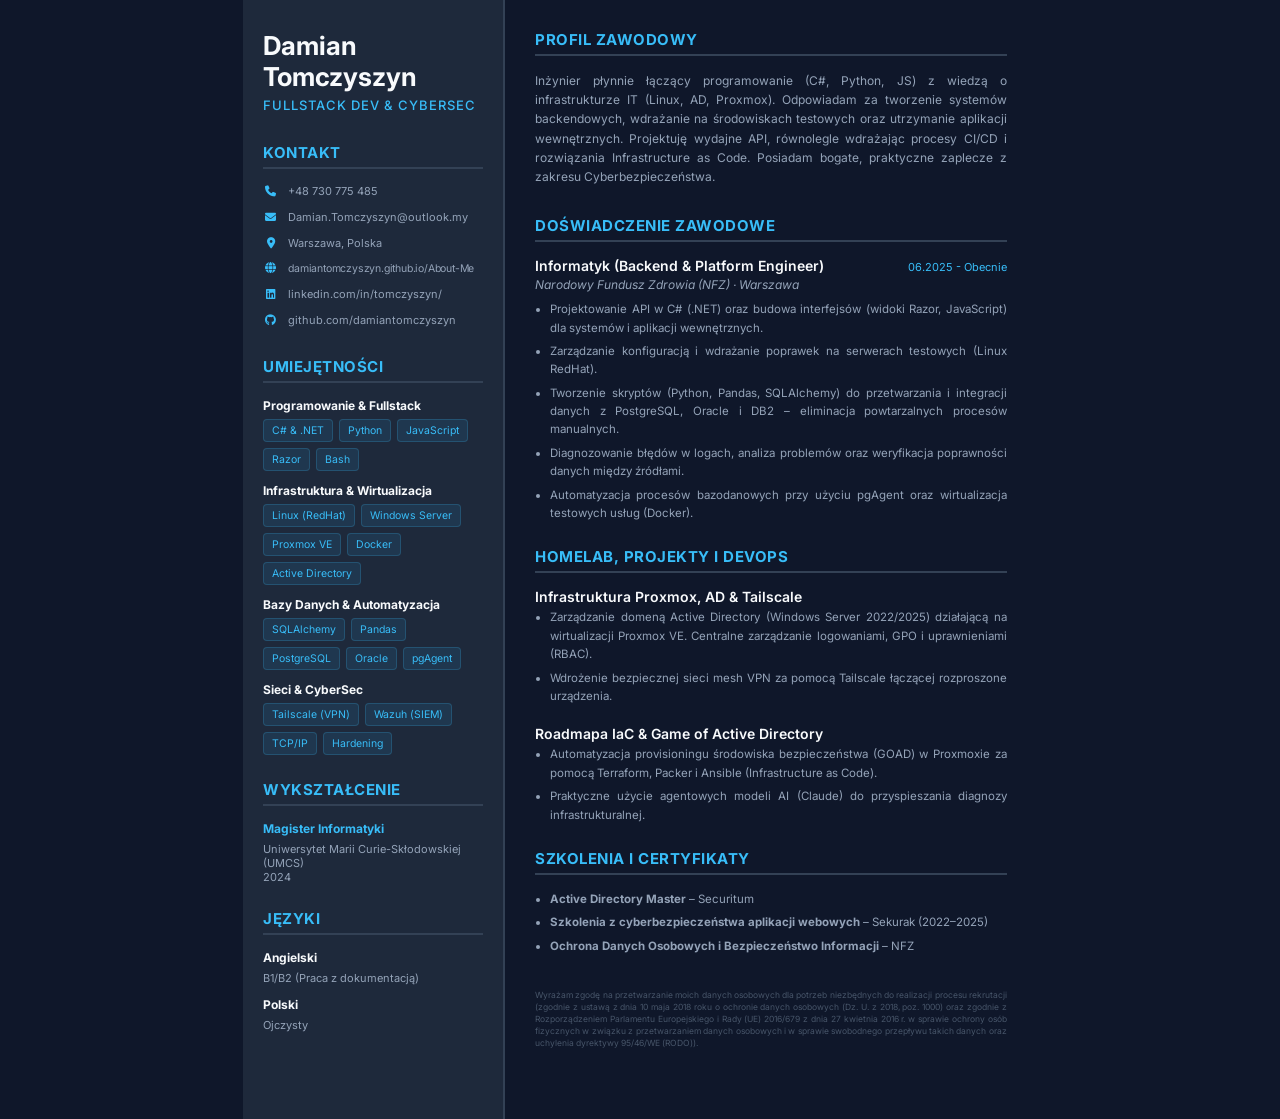
<file: docs/CV_Dark_Uniwersalne.html>
<!DOCTYPE html>
<html lang="pl">
<head>
    <meta charset="UTF-8">
    <meta name="robots" content="noindex">
    <title>CV - Damian Tomczyszyn</title>
    <link href="https://fonts.googleapis.com/css2?family=Inter:wght@400;500;600;700&display=swap" rel="stylesheet">
    <link rel="stylesheet" href="https://cdnjs.cloudflare.com/ajax/libs/font-awesome/6.4.0/css/all.min.css">
    <style>
        :root {
            --bg-color: #0f172a;
            --surface-color: #1e293b;
            --primary-color: #38bdf8;
            --text-primary: #f8fafc;
            --text-secondary: #94a3b8;
        }
        body {
            font-family: 'Inter', sans-serif;
            background-color: var(--bg-color);
            color: var(--text-primary);
            margin: 0;
            padding: 0;
            /* A4 size for printing */
            width: 210mm;
            height: 296mm;
            margin: 0 auto;
            box-sizing: border-box;
            overflow: hidden;
        }
        .cv-container {
            display: flex;
            height: 296mm;
        }
        .left-column {
            width: 33%;
            background-color: var(--surface-color);
            padding: 30px 20px;
            box-sizing: border-box;
            border-right: 2px solid #334155;
        }
        .right-column {
            width: 67%;
            padding: 30px 30px;
            box-sizing: border-box;
        }
        h1 {
            font-size: 26px;
            margin: 0 0 5px 0;
            color: var(--text-primary);
            line-height: 1.2;
        }
        h2.subtitle {
            font-size: 13px;
            color: var(--primary-color);
            font-weight: 500;
            margin: 0 0 30px 0;
            text-transform: uppercase;
            letter-spacing: 1px;
        }
        h3 {
            font-size: 15px;
            color: var(--primary-color);
            border-bottom: 2px solid #334155;
            padding-bottom: 5px;
            margin-top: 0;
            margin-bottom: 15px;
            text-transform: uppercase;
            letter-spacing: 0.5px;
        }
        .contact-info {
            list-style: none;
            padding: 0;
            margin: 0 0 30px 0;
            font-size: 11px;
            color: var(--text-secondary);
        }
        .contact-info li {
            margin-bottom: 12px;
            display: flex;
            align-items: center;
            gap: 10px;
        }
        .contact-info a {
            color: inherit;
            text-decoration: none;
        }
        .contact-info .nowrap {
            white-space: nowrap;
            letter-spacing: -0.2px;
        }
        .contact-info .nowrap a {
            font-size: 10.5px;
        }
        .contact-info i {
            flex: none;
            color: var(--primary-color);
            width: 15px;
            text-align: center;
        }
        .skills-section {
            margin-bottom: 25px;
        }
        .skills-group {
            margin-bottom: 12px;
        }
        .skills-group h4 {
            font-size: 12px;
            color: var(--text-primary);
            margin: 0 0 6px 0;
        }
        .tags {
            display: flex;
            flex-wrap: wrap;
            gap: 6px;
        }
        .tag {
            background-color: rgba(56, 189, 248, 0.1);
            color: var(--primary-color);
            padding: 4px 8px;
            border-radius: 4px;
            font-size: 10.5px;
            border: 1px solid rgba(56, 189, 248, 0.2);
        }
        .section-right {
            margin-bottom: 25px;
        }
        .profile-text {
            font-size: 12px;
            color: var(--text-secondary);
            line-height: 1.6;
            margin-bottom: 30px;
            text-align: justify;
        }
        .job {
            margin-bottom: 20px;
        }
        .job-header {
            display: flex;
            justify-content: space-between;
            align-items: baseline;
            margin-bottom: 3px;
        }
        .job-title {
            font-size: 14px;
            font-weight: 600;
            color: var(--text-primary);
        }
        .job-date {
            font-size: 11px;
            color: var(--primary-color);
        }
        .job-company {
            font-size: 12px;
            color: var(--text-secondary);
            margin-bottom: 8px;
            font-style: italic;
        }
        .job-tasks {
            margin: 0;
            padding-left: 15px;
            font-size: 11.5px;
            color: var(--text-secondary);
            line-height: 1.6;
        }
        .job-tasks li {
            margin-bottom: 5px;
            text-align: justify;
        }
        .rodo {
            font-size: 8.5px;
            color: #475569;
            margin-top: 35px;
            text-align: justify;
            line-height: 1.4;
        }
        @media print {
            body {
                -webkit-print-color-adjust: exact;
                print-color-adjust: exact;
                width: 100%;
                height: 100%;
            }
            @page {
                size: A4;
                margin: 0;
            }
        }
    </style>
</head>
<body>
    <div class="cv-container">
        <!-- Lewa kolumna -->
        <div class="left-column">
            <h1>Damian<br>Tomczyszyn</h1>
            <h2 class="subtitle">Fullstack Dev & CyberSec</h2>
            
            <h3>Kontakt</h3>
            <ul class="contact-info">
                <li><i class="fa-solid fa-phone"></i> <a href="tel:+48730775485">+48 730 775 485</a></li>
                <li><i class="fa-solid fa-envelope"></i> <a href="mailto:Damian.Tomczyszyn@outlook.my">Damian.Tomczyszyn@outlook.my</a></li>
                <li><i class="fa-solid fa-location-dot"></i> Warszawa, Polska</li>
                <li class="nowrap"><i class="fa-solid fa-globe"></i> <a href="https://damiantomczyszyn.github.io/About-Me/">damiantomczyszyn.github.io/About-Me</a></li>
                <li><i class="fa-brands fa-linkedin"></i> <a href="https://www.linkedin.com/in/tomczyszyn/">linkedin.com/in/tomczyszyn/</a></li>
                <li><i class="fa-brands fa-github"></i> <a href="https://github.com/damiantomczyszyn">github.com/damiantomczyszyn</a></li>
            </ul>

            <div class="skills-section">
                <h3>Umiejętności</h3>
                
                <div class="skills-group">
                    <h4>Programowanie & Fullstack</h4>
                    <div class="tags">
                        <span class="tag">C# & .NET</span>
                        <span class="tag">Python</span>
                        <span class="tag">JavaScript</span>
                        <span class="tag">Razor</span>
                        <span class="tag">Bash</span>
                    </div>
                </div>

                <div class="skills-group">
                    <h4>Infrastruktura & Wirtualizacja</h4>
                    <div class="tags">
                        <span class="tag">Linux (RedHat)</span>
                        <span class="tag">Windows Server</span>
                        <span class="tag">Proxmox VE</span>
                        <span class="tag">Docker</span>
                        <span class="tag">Active Directory</span>
                    </div>
                </div>

                <div class="skills-group">
                    <h4>Bazy Danych & Automatyzacja</h4>
                    <div class="tags">
                        <span class="tag">SQLAlchemy</span>
                        <span class="tag">Pandas</span>
                        <span class="tag">PostgreSQL</span>
                        <span class="tag">Oracle</span>
                        <span class="tag">pgAgent</span>
                    </div>
                </div>

                <div class="skills-group">
                    <h4>Sieci & CyberSec</h4>
                    <div class="tags">
                        <span class="tag">Tailscale (VPN)</span>
                        <span class="tag">Wazuh (SIEM)</span>
                        <span class="tag">TCP/IP</span>
                        <span class="tag">Hardening</span>
                    </div>
                </div>
            </div>

            <div class="skills-section">
                <h3>Wykształcenie</h3>
                <div class="skills-group">
                    <h4 style="color: var(--primary-color);">Magister Informatyki</h4>
                    <p style="font-size: 11px; margin: 2px 0 0 0; color: var(--text-secondary);">Uniwersytet Marii Curie-Skłodowskiej (UMCS)<br>2024</p>
                </div>
            </div>
            
            <div class="skills-section">
                <h3>Języki</h3>
                <div class="skills-group">
                    <h4>Angielski</h4>
                    <p style="font-size: 11px; margin: 2px 0 0 0; color: var(--text-secondary);">B1/B2 (Praca z dokumentacją)</p>
                </div>
                <div class="skills-group">
                    <h4>Polski</h4>
                    <p style="font-size: 11px; margin: 2px 0 0 0; color: var(--text-secondary);">Ojczysty</p>
                </div>
            </div>
        </div>

        <!-- Prawa kolumna -->
        <div class="right-column">
            <div class="section-right">
                <h3>Profil Zawodowy</h3>
                <p class="profile-text">
                    Inżynier płynnie łączący programowanie (C#, Python, JS) z wiedzą o infrastrukturze IT (Linux, AD, Proxmox). Odpowiadam za tworzenie systemów backendowych, wdrażanie na środowiskach testowych oraz utrzymanie aplikacji wewnętrznych. Projektuję wydajne API, równolegle wdrażając procesy CI/CD i rozwiązania Infrastructure as Code. Posiadam bogate, praktyczne zaplecze z zakresu Cyberbezpieczeństwa.
                </p>
            </div>

            <div class="section-right">
                <h3>Doświadczenie Zawodowe</h3>
                
                <div class="job">
                    <div class="job-header">
                        <span class="job-title">Informatyk (Backend & Platform Engineer)</span>
                        <span class="job-date">06.2025 - Obecnie</span>
                    </div>
                    <div class="job-company">Narodowy Fundusz Zdrowia (NFZ) · Warszawa</div>
                    <ul class="job-tasks">
                        <li>Projektowanie API w C# (.NET) oraz budowa interfejsów (widoki Razor, JavaScript) dla systemów i aplikacji wewnętrznych.</li>
                        <li>Zarządzanie konfiguracją i wdrażanie poprawek na serwerach testowych (Linux RedHat).</li>
                        <li>Tworzenie skryptów (Python, Pandas, SQLAlchemy) do przetwarzania i integracji danych z PostgreSQL, Oracle i DB2 – eliminacja powtarzalnych procesów manualnych.</li>
                        <li>Diagnozowanie błędów w logach, analiza problemów oraz weryfikacja poprawności danych między źródłami.</li>
                        <li>Automatyzacja procesów bazodanowych przy użyciu pgAgent oraz wirtualizacja testowych usług (Docker).</li>
                    </ul>
                </div>
            </div>

            <div class="section-right">
                <h3>Homelab, Projekty i DevOps</h3>
                
                <div class="job">
                    <div class="job-header">
                        <span class="job-title">Infrastruktura Proxmox, AD & Tailscale</span>
                    </div>
                    <ul class="job-tasks">
                        <li>Zarządzanie domeną Active Directory (Windows Server 2022/2025) działającą na wirtualizacji Proxmox VE. Centralne zarządzanie logowaniami, GPO i uprawnieniami (RBAC).</li>
                        <li>Wdrożenie bezpiecznej sieci mesh VPN za pomocą Tailscale łączącej rozproszone urządzenia.</li>
                    </ul>
                </div>

                <div class="job">
                    <div class="job-header">
                        <span class="job-title">Roadmapa IaC & Game of Active Directory</span>
                    </div>
                    <ul class="job-tasks">
                        <li>Automatyzacja provisioningu środowiska bezpieczeństwa (GOAD) w Proxmoxie za pomocą Terraform, Packer i Ansible (Infrastructure as Code).</li>
                        <li>Praktyczne użycie agentowych modeli AI (Claude) do przyspieszania diagnozy infrastrukturalnej.</li>
                    </ul>
                </div>
            </div>

            <div class="section-right">
                <h3>Szkolenia i Certyfikaty</h3>
                <ul class="job-tasks">
                    <li><strong>Active Directory Master</strong> – Securitum</li>
                    <li><strong>Szkolenia z cyberbezpieczeństwa aplikacji webowych</strong> – Sekurak (2022–2025)</li>
                    <li><strong>Ochrona Danych Osobowych i Bezpieczeństwo Informacji</strong> – NFZ</li>
                </ul>
            </div>

            <div class="rodo">
                Wyrażam zgodę na przetwarzanie moich danych osobowych dla potrzeb niezbędnych do realizacji procesu rekrutacji (zgodnie z ustawą z dnia 10 maja 2018 roku o ochronie danych osobowych (Dz. U. z 2018, poz. 1000) oraz zgodnie z Rozporządzeniem Parlamentu Europejskiego i Rady (UE) 2016/679 z dnia 27 kwietnia 2016 r. w sprawie ochrony osób fizycznych w związku z przetwarzaniem danych osobowych i w sprawie swobodnego przepływu takich danych oraz uchylenia dyrektywy 95/46/WE (RODO)).
            </div>
        </div>
    </div>
</body>
</html>
</file>
<file: css/styles.css>
/* ==========================================================================
   Damian Tomczyszyn — portfolio
   Palette matches the CV (slate + sky). Dark/light follow the system,
   overridable with the toggle (stored in localStorage).
   ========================================================================== */

/* Fonts (self-hosted, variable) ------------------------------------------- */
@font-face {
  font-family: "Inter";
  font-style: normal;
  font-weight: 100 900;
  font-display: swap;
  src: url("../fonts/inter-latin-wght-normal.woff2") format("woff2-variations");
  unicode-range: U+0000-00FF, U+0131, U+0152-0153, U+02BB-02BC, U+02C6, U+02DA, U+02DC, U+0304, U+0308, U+0329, U+2000-206F, U+20AC, U+2122, U+2191, U+2193, U+2212, U+2215, U+FEFF, U+FFFD;
}
@font-face {
  font-family: "Inter";
  font-style: normal;
  font-weight: 100 900;
  font-display: swap;
  src: url("../fonts/inter-latin-ext-wght-normal.woff2") format("woff2-variations");
  unicode-range: U+0100-02BA, U+02BD-02C5, U+02C7-02CC, U+02CE-02D7, U+02DD-02FF, U+0304, U+0308, U+0329, U+1D00-1DBF, U+1E00-1E9F, U+1EF2-1EFF, U+2020, U+20A0-20AB, U+20AD-20C0, U+2113, U+2C60-2C7F, U+A720-A7FF;
}
@font-face {
  font-family: "JetBrains Mono";
  font-style: normal;
  font-weight: 100 800;
  font-display: swap;
  src: url("../fonts/jetbrains-mono-latin-wght-normal.woff2") format("woff2-variations");
  unicode-range: U+0000-00FF, U+0131, U+0152-0153, U+02BB-02BC, U+02C6, U+02DA, U+02DC, U+0304, U+0308, U+0329, U+2000-206F, U+20AC, U+2122, U+2191, U+2193, U+2212, U+2215, U+FEFF, U+FFFD;
}
@font-face {
  font-family: "JetBrains Mono";
  font-style: normal;
  font-weight: 100 800;
  font-display: swap;
  src: url("../fonts/jetbrains-mono-latin-ext-wght-normal.woff2") format("woff2-variations");
  unicode-range: U+0100-02BA, U+02BD-02C5, U+02C7-02CC, U+02CE-02D7, U+02DD-02FF, U+0304, U+0308, U+0329, U+1D00-1DBF, U+1E00-1E9F, U+1EF2-1EFF, U+2020, U+20A0-20AB, U+20AD-20C0, U+2113, U+2C60-2C7F, U+A720-A7FF;
}

/* Tokens ------------------------------------------------------------------ */
:root {
  --font-sans: "Inter", ui-sans-serif, system-ui, -apple-system, "Segoe UI", Roboto, sans-serif;
  --font-mono: "JetBrains Mono", ui-monospace, "SFMono-Regular", Consolas, monospace;

  --radius-sm: 6px;
  --radius: 12px;
  --radius-lg: 18px;
  --container: 1120px;
  --gutter: clamp(16px, 4vw, 32px);
  --header-h: 64px;

  /* light */
  --bg: #f8fafc;
  --bg-alt: #f1f5f9;
  --surface: #ffffff;
  --surface-2: #f1f5f9;
  --border: #e2e8f0;
  --border-strong: #cbd5e1;
  --text: #0f172a;
  --text-muted: #475569;
  --text-faint: #5b6577;
  --accent: #0369a1;
  --accent-hover: #075985;
  --accent-on: #ffffff;
  --accent-soft: rgba(3, 105, 161, 0.08);
  --accent-ring: rgba(3, 105, 161, 0.35);
  --ok: #166534;
  --ok-soft: rgba(22, 101, 52, 0.09);
  --wip: #92400e;
  --wip-soft: rgba(146, 64, 14, 0.09);
  --shadow: 0 1px 2px rgba(15, 23, 42, 0.04), 0 8px 24px rgba(15, 23, 42, 0.06);
  --header-bg: rgba(248, 250, 252, 0.85);
  color-scheme: light;
}

@media (prefers-color-scheme: dark) {
  :root:not([data-theme="light"]) {
    --bg: #0f172a;
    --bg-alt: #0c1424;
    --surface: #16213a;
    --surface-2: #1e293b;
    --border: #26344d;
    --border-strong: #334155;
    --text: #f1f5f9;
    --text-muted: #a5b4c8;
    --text-faint: #8796ab;
    --accent: #38bdf8;
    --accent-hover: #7dd3fc;
    --accent-on: #0b1220;
    --accent-soft: rgba(56, 189, 248, 0.1);
    --accent-ring: rgba(56, 189, 248, 0.45);
    --ok: #4ade80;
    --ok-soft: rgba(74, 222, 128, 0.12);
    --wip: #fbbf24;
    --wip-soft: rgba(251, 191, 36, 0.12);
    --shadow: 0 1px 2px rgba(0, 0, 0, 0.3), 0 12px 32px rgba(0, 0, 0, 0.25);
    --header-bg: rgba(15, 23, 42, 0.82);
    color-scheme: dark;
  }
}
:root[data-theme="dark"] {
  --bg: #0f172a;
  --bg-alt: #0c1424;
  --surface: #16213a;
  --surface-2: #1e293b;
  --border: #26344d;
  --border-strong: #334155;
  --text: #f1f5f9;
  --text-muted: #a5b4c8;
  --text-faint: #8796ab;
  --accent: #38bdf8;
  --accent-hover: #7dd3fc;
  --accent-on: #0b1220;
  --accent-soft: rgba(56, 189, 248, 0.1);
  --accent-ring: rgba(56, 189, 248, 0.45);
  --ok: #4ade80;
  --ok-soft: rgba(74, 222, 128, 0.12);
  --wip: #fbbf24;
  --wip-soft: rgba(251, 191, 36, 0.12);
  --shadow: 0 1px 2px rgba(0, 0, 0, 0.3), 0 12px 32px rgba(0, 0, 0, 0.25);
  --header-bg: rgba(15, 23, 42, 0.82);
  color-scheme: dark;
}


/* Language switching: content is authored in pairs of lang="pl" / lang="en".
   Without JS the page stays Polish (html lang="pl"). */
html[lang="pl"] body [lang="en"],
html[lang="en"] body [lang="pl"] {
  display: none !important;
}

/* Base -------------------------------------------------------------------- */
*,
*::before,
*::after {
  box-sizing: border-box;
}

* {
  margin: 0;
}

html {
  -webkit-text-size-adjust: 100%;
  text-size-adjust: 100%;
  scroll-behavior: smooth;
  scroll-padding-top: calc(var(--header-h) + 16px);
}

body {
  background: var(--bg);
  color: var(--text);
  font-family: var(--font-sans);
  font-size: 1rem;
  line-height: 1.65;
  font-feature-settings: "cv11", "ss01";
  -webkit-font-smoothing: antialiased;
  text-rendering: optimizeLegibility;
  overflow-x: hidden;
}

img,
svg {
  display: block;
  max-width: 100%;
}

a {
  color: var(--accent);
  text-decoration-thickness: 1px;
  text-underline-offset: 3px;
}

a:hover {
  color: var(--accent-hover);
}

:focus-visible {
  outline: 2px solid var(--accent);
  outline-offset: 3px;
  border-radius: 4px;
}

::selection {
  background: var(--accent);
  color: var(--accent-on);
}

h1,
h2,
h3,
h4 {
  line-height: 1.2;
  letter-spacing: -0.02em;
  text-wrap: balance;
}

p {
  text-wrap: pretty;
}

.sprite {
  position: absolute;
  width: 0;
  height: 0;
  overflow: hidden;
}

.icon {
  width: 1.1em;
  height: 1.1em;
  flex: none;
  fill: none;
  stroke: currentColor;
  stroke-width: 2;
  stroke-linecap: round;
  stroke-linejoin: round;
}

.icon--fill {
  fill: currentColor;
  stroke: none;
}

.visually-hidden {
  position: absolute !important;
  width: 1px;
  height: 1px;
  padding: 0;
  margin: -1px;
  overflow: hidden;
  clip: rect(0, 0, 0, 0);
  white-space: nowrap;
  border: 0;
}

.skip-link {
  position: absolute;
  left: 16px;
  top: -100px;
  z-index: 100;
  padding: 10px 16px;
  border-radius: var(--radius-sm);
  background: var(--accent);
  color: var(--accent-on);
  font-weight: 600;
  text-decoration: none;
}

.skip-link:focus {
  top: 12px;
}

.container {
  width: 100%;
  max-width: calc(var(--container) + 2 * var(--gutter));
  margin-inline: auto;
  padding-inline: var(--gutter);
}

/* Header ------------------------------------------------------------------ */
.site-header {
  position: sticky;
  top: 0;
  z-index: 50;
  background: var(--header-bg);
  -webkit-backdrop-filter: saturate(160%) blur(12px);
  backdrop-filter: saturate(160%) blur(12px);
  border-bottom: 1px solid var(--border);
}

.site-header.menu-open {
  background: var(--bg);
}

.site-header__inner {
  display: flex;
  align-items: center;
  gap: 16px;
  height: var(--header-h);
}

.brand {
  display: inline-flex;
  align-items: center;
  gap: 10px;
  color: var(--text);
  font-weight: 650;
  text-decoration: none;
  white-space: nowrap;
}

.brand:hover {
  color: var(--text);
}

.brand__mark {
  display: grid;
  place-items: center;
  width: 32px;
  height: 32px;
  border-radius: 8px;
  background: var(--accent);
  color: var(--accent-on);
  font-family: var(--font-mono);
  font-size: 0.8rem;
  font-weight: 700;
  letter-spacing: -0.02em;
}

.nav {
  margin-left: auto;
}

.nav__list {
  display: flex;
  gap: 2px;
  list-style: none;
  padding: 0;
}

.nav__link {
  display: block;
  padding: 8px 10px;
  border-radius: var(--radius-sm);
  color: var(--text-muted);
  font-size: 0.925rem;
  font-weight: 500;
  text-decoration: none;
  white-space: nowrap;
  transition: color 0.15s, background-color 0.15s;
}

.nav__link:hover,
.nav__link[aria-current="true"] {
  color: var(--text);
  background: var(--surface-2);
}

.header-tools {
  display: flex;
  align-items: center;
  gap: 8px;
}

.btn.header-cv {
  min-height: 38px;
  padding: 6px 14px;
  border-radius: 999px;
  font-size: 0.85rem;
}

.lang-switch {
  display: inline-flex;
  padding: 3px;
  border: 1px solid var(--border);
  border-radius: 999px;
  background: var(--surface);
}

.lang-switch button {
  min-width: 36px;
  min-height: 30px;
  padding: 4px 8px;
  border: 0;
  border-radius: 999px;
  background: transparent;
  color: var(--text-muted);
  font: 600 0.75rem/1 var(--font-mono);
  cursor: pointer;
}

.lang-switch button[aria-pressed="true"] {
  background: var(--accent);
  color: var(--accent-on);
}

.icon-button {
  display: inline-grid;
  place-items: center;
  width: 38px;
  height: 38px;
  border: 1px solid var(--border);
  border-radius: 999px;
  background: var(--surface);
  color: var(--text-muted);
  cursor: pointer;
  transition: color 0.15s, border-color 0.15s;
}

.icon-button:hover {
  color: var(--text);
  border-color: var(--border-strong);
}

.theme-toggle .icon-sun {
  display: none;
}

:root[data-theme="dark"] .theme-toggle .icon-sun {
  display: block;
}

:root[data-theme="dark"] .theme-toggle .icon-moon {
  display: none;
}

@media (prefers-color-scheme: dark) {
  :root:not([data-theme="light"]) .theme-toggle .icon-sun {
    display: block;
  }
  :root:not([data-theme="light"]) .theme-toggle .icon-moon {
    display: none;
  }
}

.menu-toggle {
  display: none;
}

.menu-toggle[aria-expanded="true"] .icon-menu,
.menu-toggle:not([aria-expanded="true"]) .icon-close {
  display: none;
}

/* Language and theme switching need JS; without it the page is Polish and follows the system theme. */
html:not(.js) .lang-switch,
html:not(.js) .theme-toggle {
  display: none;
}

.nowrap {
  white-space: nowrap;
}

/* Buttons & tags ---------------------------------------------------------- */
.btn {
  display: inline-flex;
  align-items: center;
  justify-content: center;
  gap: 8px;
  min-height: 44px;
  padding: 10px 18px;
  border: 1px solid transparent;
  border-radius: 10px;
  font-size: 0.95rem;
  font-weight: 600;
  line-height: 1.2;
  text-decoration: none;
  cursor: pointer;
  transition: background-color 0.15s, border-color 0.15s, color 0.15s;
}

.btn--primary {
  background: var(--accent);
  color: var(--accent-on);
}

.btn--primary:hover {
  background: var(--accent-hover);
  color: var(--accent-on);
}

.btn--ghost {
  border-color: var(--border-strong);
  background: var(--surface);
  color: var(--text);
}

.btn--ghost:hover {
  border-color: var(--accent);
  color: var(--text);
}

.btn small {
  font-size: 0.8em;
  font-weight: 500;
}

.tag {
  display: inline-flex;
  align-items: center;
  gap: 6px;
  padding: 3px 9px;
  border: 1px solid var(--border);
  border-radius: 999px;
  background: var(--surface-2);
  color: var(--text-muted);
  font-family: var(--font-mono);
  font-size: 0.75rem;
  font-weight: 500;
  line-height: 1.5;
  max-width: 100%;
}

.tag-list {
  display: flex;
  flex-wrap: wrap;
  gap: 6px;
  list-style: none;
  padding: 0;
}

/* Sections ---------------------------------------------------------------- */
.section {
  padding-block: clamp(56px, 9vw, 104px);
}

.section--alt {
  background: var(--bg-alt);
  border-block: 1px solid var(--border);
}

.section--contact {
  padding-top: 0;
}

.section__head {
  max-width: 720px;
  margin-bottom: clamp(28px, 4vw, 44px);
}

.eyebrow {
  margin-bottom: 10px;
  color: var(--accent);
  font-family: var(--font-mono);
  font-size: 0.8rem;
  font-weight: 600;
  letter-spacing: 0.06em;
  text-transform: uppercase;
}

.section__title {
  font-size: clamp(1.6rem, 3.2vw, 2.2rem);
  font-weight: 700;
}

.section__lead {
  margin-top: 12px;
  color: var(--text-muted);
  font-size: 1.05rem;
}

.subhead {
  margin: clamp(36px, 5vw, 52px) 0 16px;
  font-size: 1.15rem;
  font-weight: 650;
}

.subhead--first {
  margin-top: 0;
}

/* Hero -------------------------------------------------------------------- */
.hero {
  position: relative;
  padding-block: clamp(48px, 9vw, 112px) clamp(56px, 9vw, 104px);
  overflow: hidden;
}

.hero::before {
  content: "";
  position: absolute;
  inset: -40% -10% auto auto;
  width: 720px;
  height: 720px;
  background: radial-gradient(closest-side, var(--accent-soft), transparent 70%);
  pointer-events: none;
}

.hero__grid {
  position: relative;
  display: grid;
  grid-template-columns: minmax(0, 1fr) auto;
  align-items: center;
  gap: clamp(32px, 6vw, 72px);
}

.hero__role {
  display: inline-flex;
  align-items: center;
  gap: 10px;
  margin-bottom: 18px;
  color: var(--accent);
  font-family: var(--font-mono);
  font-size: clamp(0.8rem, 1.6vw, 0.9rem);
  font-weight: 600;
}

.hero__role::before {
  content: "";
  width: 28px;
  height: 2px;
  flex: none;
  background: currentColor;
}

.hero__name {
  font-size: clamp(2.5rem, 7vw, 4.25rem);
  font-weight: 750;
  letter-spacing: -0.035em;
  line-height: 1.02;
}

.hero__tagline {
  margin-top: 18px;
  max-width: 38ch;
  color: var(--text);
  font-size: clamp(1.1rem, 2.2vw, 1.35rem);
  font-weight: 500;
  letter-spacing: -0.01em;
  line-height: 1.45;
  text-wrap: balance;
}

.hero__facts {
  display: flex;
  flex-wrap: wrap;
  gap: 8px 20px;
  margin-top: 24px;
  padding: 0;
  list-style: none;
  color: var(--text-muted);
  font-size: 0.925rem;
}

.hero__facts li {
  display: inline-flex;
  align-items: center;
  gap: 8px;
}

.hero__facts .icon {
  color: var(--accent);
}

.hero__actions {
  display: flex;
  flex-wrap: wrap;
  align-items: center;
  gap: 12px;
  margin-top: 32px;
}

.hero__social {
  display: flex;
  gap: 6px;
  margin-left: 4px;
}

.social-link {
  display: inline-grid;
  place-items: center;
  width: 44px;
  height: 44px;
  border-radius: 10px;
  color: var(--text-muted);
  transition: color 0.15s, background-color 0.15s;
}

.social-link:hover {
  color: var(--text);
  background: var(--surface-2);
}

.social-link .icon {
  width: 22px;
  height: 22px;
}

.hero__photo {
  position: relative;
  z-index: 0;
  width: clamp(200px, 26vw, 300px);
  margin: 0 14px 14px 0;
}

.hero__photo::after {
  content: "";
  position: absolute;
  inset: 14px -14px -14px 14px;
  z-index: -1;
  border: 1px solid var(--border-strong);
  border-radius: var(--radius-lg);
}

.hero__photo img {
  width: 100%;
  height: auto;
  aspect-ratio: 4 / 5;
  object-fit: cover;
  border-radius: var(--radius-lg);
  border: 1px solid var(--border);
  box-shadow: var(--shadow);
  background: #fff;
}

/* The portrait has a pure white background; tone it down on dark surfaces. */
:root[data-theme="dark"] .hero__photo img {
  filter: brightness(0.86) contrast(1.04);
}

@media (prefers-color-scheme: dark) {
  :root:not([data-theme="light"]) .hero__photo img {
    filter: brightness(0.86) contrast(1.04);
  }
}

/* About ------------------------------------------------------------------- */
.about {
  display: grid;
  grid-template-columns: minmax(0, 1.5fr) minmax(0, 1fr);
  gap: clamp(28px, 5vw, 64px);
  align-items: start;
}

.prose {
  color: var(--text-muted);
  font-size: 1.05rem;
}

.prose p + p {
  margin-top: 1em;
}

.prose strong {
  color: var(--text);
  font-weight: 600;
}

.focus-list {
  display: grid;
  gap: 12px;
  list-style: none;
  padding: 0;
}

.focus-item {
  display: grid;
  grid-template-columns: auto 1fr;
  gap: 14px;
  padding: 16px 18px;
  border: 1px solid var(--border);
  border-radius: var(--radius);
  background: var(--surface);
}

.focus-item__icon {
  display: grid;
  place-items: center;
  width: 38px;
  height: 38px;
  border-radius: 10px;
  background: var(--accent-soft);
  color: var(--accent);
}

.focus-item h3 {
  font-size: 1rem;
  font-weight: 650;
}

.focus-item p {
  margin-top: 2px;
  color: var(--text-muted);
  font-size: 0.925rem;
  line-height: 1.55;
}

/* Timeline ---------------------------------------------------------------- */
.timeline {
  display: grid;
  gap: 20px;
  list-style: none;
  padding: 0;
}

.entry {
  display: grid;
  grid-template-columns: 180px minmax(0, 1fr);
  gap: 8px 32px;
  padding: clamp(20px, 3vw, 28px);
  border: 1px solid var(--border);
  border-radius: var(--radius);
  background: var(--surface);
}

.entry__when {
  color: var(--text-faint);
  font-family: var(--font-mono);
  font-size: 0.85rem;
  line-height: 1.5;
}

.entry__when .now {
  display: inline-flex;
  align-items: center;
  gap: 6px;
  margin-top: 6px;
  padding: 2px 8px;
  border-radius: 999px;
  background: var(--ok-soft);
  color: var(--ok);
  font-size: 0.75rem;
  font-weight: 600;
}

.entry__when .now::before {
  content: "";
  width: 6px;
  height: 6px;
  border-radius: 50%;
  background: currentColor;
}

.entry__body {
  min-width: 0;
}

.entry__title {
  font-size: 1.15rem;
  font-weight: 650;
}

.entry__org {
  margin-top: 2px;
  color: var(--text-muted);
  font-size: 0.95rem;
}

.entry__org a {
  color: inherit;
}

.entry__points {
  display: grid;
  gap: 8px;
  margin-top: 14px;
  padding-left: 1.1em;
  color: var(--text-muted);
}

.entry__points li::marker {
  color: var(--accent);
}

.entry__note {
  margin-top: 10px;
  color: var(--text-muted);
}

.entry .tag-list {
  margin-top: 16px;
}

/* Projects ---------------------------------------------------------------- */
.projects {
  display: grid;
  grid-template-columns: repeat(auto-fill, minmax(min(100%, 420px), 1fr));
  gap: 18px;
  list-style: none;
  padding: 0;
}

.projects--earlier {
  grid-template-columns: repeat(3, minmax(0, 1fr));
}

.project {
  display: flex;
  flex-direction: column;
  padding: 22px;
  border: 1px solid var(--border);
  border-radius: var(--radius);
  background: var(--surface);
}

.project--featured {
  border-top: 3px solid var(--accent);
}

.project__meta {
  display: flex;
  flex-wrap: wrap;
  align-items: center;
  gap: 8px;
  margin-bottom: 12px;
  color: var(--text-faint);
  font-family: var(--font-mono);
  font-size: 0.75rem;
}

.status {
  display: inline-flex;
  align-items: center;
  gap: 6px;
  padding: 2px 8px;
  border-radius: 999px;
  font-weight: 600;
}

.status::before {
  content: "";
  width: 6px;
  height: 6px;
  border-radius: 50%;
  background: currentColor;
}

.status--done {
  background: var(--ok-soft);
  color: var(--ok);
}

.status--wip {
  background: var(--wip-soft);
  color: var(--wip);
}

.status--edu {
  background: var(--accent-soft);
  color: var(--accent);
}

.project__title {
  font-size: 1.1rem;
  font-weight: 650;
}

.project__desc {
  margin-top: 8px;
  color: var(--text-muted);
  font-size: 0.95rem;
}

.project__points {
  display: grid;
  gap: 6px;
  margin-top: 12px;
  padding-left: 1.1em;
  color: var(--text-muted);
  font-size: 0.9rem;
}

.project__points li::marker {
  color: var(--accent);
}

.project .tag-list {
  margin-top: 16px;
}

.project__links {
  display: flex;
  flex-wrap: wrap;
  gap: 4px 18px;
  margin-top: auto;
  padding-top: 14px;
}

.project__link {
  display: inline-flex;
  align-items: center;
  gap: 6px;
  min-height: 32px;
  font-size: 0.9rem;
  font-weight: 600;
  text-decoration: none;
}

.project__link:hover {
  text-decoration: underline;
}

.project__link .icon {
  width: 16px;
  height: 16px;
}

.more-projects {
  margin-top: 28px;
  color: var(--text-muted);
}

/* Skills ------------------------------------------------------------------ */
.skills,
.creds {
  display: grid;
  grid-template-columns: repeat(auto-fill, minmax(min(100%, 300px), 1fr));
  gap: 18px;
}

.creds {
  margin-top: 18px;
}

.skill-group,
.cred-card {
  padding: 22px;
  border: 1px solid var(--border);
  border-radius: var(--radius);
  background: var(--surface);
}

.skill-group h3,
.cred-card h3 {
  display: flex;
  align-items: center;
  gap: 10px;
  margin-bottom: 14px;
  font-size: 1rem;
  font-weight: 650;
}

.skill-group h3 .icon,
.cred-card h3 .icon {
  color: var(--accent);
}

.skill-group .tag-list {
  gap: 8px;
}

.tag--pro {
  border-color: var(--accent-ring);
  background: var(--accent-soft);
  color: var(--text);
}

.tag--pro::before {
  content: "";
  width: 6px;
  height: 6px;
  border-radius: 50%;
  background: var(--accent);
}

.legend {
  display: flex;
  flex-wrap: wrap;
  align-items: center;
  gap: 8px 18px;
  margin-top: 16px;
  color: var(--text-muted);
  font-size: 0.875rem;
}

.legend > span {
  display: inline-flex;
  align-items: center;
  gap: 8px;
}

.cred-list {
  display: grid;
  gap: 12px;
  list-style: none;
  padding: 0;
}

.cred-list li {
  display: grid;
  gap: 2px;
}

.cred-list strong {
  font-weight: 600;
}

.cred-list__meta {
  color: var(--text-muted);
  font-size: 0.9rem;
}

@media (min-width: 1000px) {
  .skills,
  .creds {
    grid-template-columns: repeat(3, minmax(0, 1fr));
  }

  .cred-card--wide {
    grid-column: span 2;
  }
}

/* Contact ----------------------------------------------------------------- */
.contact {
  display: grid;
  grid-template-columns: minmax(0, 1.1fr) minmax(0, 1fr);
  gap: clamp(28px, 5vw, 56px);
  align-items: center;
  padding: clamp(20px, 5vw, 56px);
  border: 1px solid var(--border);
  border-radius: var(--radius-lg);
  background:
    radial-gradient(600px 300px at 0% 0%, var(--accent-soft), transparent 70%),
    var(--surface);
}

.contact__title {
  font-size: clamp(1.6rem, 3.2vw, 2.2rem);
  font-weight: 700;
}

.contact__lead {
  margin-top: 12px;
  color: var(--text-muted);
  font-size: 1.05rem;
}

.contact__list {
  display: grid;
  gap: 10px;
  list-style: none;
  padding: 0;
}

.contact-row {
  display: flex;
  align-items: center;
  gap: 14px;
  min-height: 56px;
  padding: 8px 8px 8px 14px;
  border: 1px solid var(--border);
  border-radius: var(--radius);
  background: var(--bg);
  color: var(--text);
  text-decoration: none;
  transition: border-color 0.15s;
}

a.contact-row:hover,
.contact-row:has(.contact-row__link:hover) {
  border-color: var(--accent);
  color: var(--text);
}

.contact-row > .icon {
  color: var(--accent);
}

.contact-row__link {
  flex: 1;
  min-width: 0;
  align-self: stretch;
  display: flex;
  flex-direction: column;
  justify-content: center;
  color: inherit;
  text-decoration: none;
}

.contact-row__link:hover {
  color: inherit;
}

.contact-row__label {
  display: block;
  color: var(--text-faint);
  font-family: var(--font-mono);
  font-size: 0.72rem;
  text-transform: uppercase;
  letter-spacing: 0.06em;
}

.contact-row__value {
  display: block;
  font-weight: 550;
}

.copy-btn {
  display: inline-grid;
  place-items: center;
  flex: none;
  width: 40px;
  height: 40px;
  border: 1px solid var(--border);
  border-radius: var(--radius-sm);
  background: var(--surface);
  color: var(--text-muted);
  cursor: pointer;
}

.copy-btn:hover {
  color: var(--text);
  border-color: var(--border-strong);
}

.copy-btn.is-done {
  border-color: var(--ok);
  color: var(--ok);
}

.copy-btn .icon-check,
.copy-btn.is-done .icon-copy {
  display: none;
}

.copy-btn.is-done .icon-check {
  display: block;
}

/* Footer ------------------------------------------------------------------ */
.site-footer {
  padding-block: 32px;
  border-top: 1px solid var(--border);
  color: var(--text-faint);
  font-size: 0.875rem;
}

.site-footer__inner {
  display: flex;
  flex-wrap: wrap;
  justify-content: space-between;
  gap: 8px 24px;
}

.site-footer a {
  color: var(--text-muted);
}

/* Responsive -------------------------------------------------------------- */
@media (min-width: 961px) and (max-width: 1120px) {
  .brand__name {
    display: none;
  }
}

@media (max-width: 1090px) {
  .projects--earlier {
    grid-template-columns: repeat(2, minmax(0, 1fr));
  }

  .projects--earlier > :last-child:nth-child(odd) {
    grid-column: 1 / -1;
  }
}

@media (max-width: 960px) {
  .about,
  .contact {
    grid-template-columns: 1fr;
  }

  .entry {
    grid-template-columns: 1fr;
  }

  .menu-toggle {
    display: inline-grid;
  }

  .header-tools {
    margin-left: auto;
  }

  .nav__list {
    flex-wrap: wrap;
  }

  /* With JS the nav becomes a dropdown; without JS it simply wraps under the brand. */
  html:not(.js) .site-header__inner {
    flex-wrap: wrap;
    height: auto;
    padding-block: 10px;
  }

  html:not(.js) .nav {
    order: 3;
    width: 100%;
    margin: 0;
  }

  html:not(.js) .menu-toggle {
    display: none;
  }

  .js .nav {
    position: absolute;
    inset: var(--header-h) 0 auto 0;
    margin: 0;
    padding: 8px var(--gutter) 16px;
    border-bottom: 1px solid var(--border);
    background: var(--bg);
    box-shadow: var(--shadow);
  }

  .js .nav:not(.is-open) {
    display: none;
  }

  .js .nav__list {
    flex-direction: column;
  }

  .js .nav__link {
    padding: 12px;
    font-size: 1rem;
  }
}

@media (max-width: 720px) {
  .projects--earlier {
    grid-template-columns: 1fr;
  }

  .hero {
    padding-block: 32px 56px;
  }

  .hero__grid {
    display: block;
  }

  /* Small portrait beside the name, so the CV button stays above the fold. */
  .hero__photo {
    position: absolute;
    top: 0;
    right: var(--gutter);
    width: 92px;
    margin: 0;
  }

  .hero__photo::after {
    inset: 6px -6px -6px 6px;
    border-radius: 14px;
  }

  .hero__photo img {
    border-radius: 14px;
  }

  .hero__role,
  .hero__name {
    padding-right: 112px;
  }

  .hero__name {
    font-size: clamp(1.85rem, 9.5vw, 2.75rem);
  }

  .hero__tagline {
    margin-top: 22px;
  }

  .hero__actions {
    margin-top: 24px;
  }

  .hero__social {
    margin-left: 0;
  }
}

@media (max-width: 480px) {
  .brand__name {
    display: none;
  }

  .btn.header-cv {
    padding-inline: 12px;
  }

  .hero__role {
    font-size: 0.75rem;
  }

  .hero__actions > .btn {
    flex: 1 1 100%;
  }

  .hero__role::before {
    display: none;
  }

  .contact-row {
    gap: 12px;
    padding-left: 12px;
  }

  .contact-row__value {
    font-size: 0.95rem;
  }
}

@media (prefers-reduced-motion: reduce) {
  html {
    scroll-behavior: auto;
  }

  *,
  *::before,
  *::after {
    transition: none !important;
    animation: none !important;
  }
}

/* Windows High Contrast / forced colours: keep state visible without backgrounds. */
@media (forced-colors: active) {
  .lang-switch button[aria-pressed="true"],
  .theme-toggle[aria-pressed="true"] {
    outline: 2px solid CanvasText;
    outline-offset: -2px;
  }

  .tag--pro {
    border-width: 2px;
  }

  .tag--pro::before,
  .status::before,
  .entry__when .now::before {
    forced-color-adjust: none;
    background: CanvasText;
  }
}

/* Print: clean, light, one column; links show their target. -------------- */
@media print {
  :root,
  :root:not([data-theme="light"]),
  :root[data-theme="dark"] {
    --bg: #fff;
    --bg-alt: #fff;
    --surface: #fff;
    --surface-2: #f1f5f9;
    --border: #cbd5e1;
    --border-strong: #94a3b8;
    --text: #000;
    --text-muted: #334155;
    --text-faint: #475569;
    --accent: #0369a1;
    --accent-soft: #f0f9ff;
    --accent-ring: #7dd3fc;
    --ok: #166534;
    --ok-soft: #f0fdf4;
    --wip: #92400e;
    --wip-soft: #fffbeb;
    --shadow: none;
    color-scheme: light;
  }

  .site-header,
  .skip-link,
  .hero__actions,
  .copy-btn,
  .hero::before {
    display: none !important;
  }

  .hero__photo img {
    filter: none !important;
  }

  .section {
    padding-block: 18px;
  }

  .section--alt {
    border: 0;
  }

  .section__head,
  .subhead {
    break-after: avoid;
  }

  #projekty,
  #umiejetnosci {
    break-before: page;
  }

  .contact {
    break-inside: avoid;
  }

  .project,
  .entry,
  .skill-group,
  .cred-card,
  .contact-row {
    break-inside: avoid;
    box-shadow: none;
  }

  .projects,
  .projects--earlier {
    grid-template-columns: 1fr 1fr;
  }

  .projects--earlier > :last-child:nth-child(odd) {
    grid-column: auto;
  }

  .project__links {
    flex-direction: column;
    align-items: flex-start;
  }

  .project__link {
    display: block;
    min-height: 0;
  }

  .project__link[href^="http"]::after {
    content: " (" attr(href) ")";
    display: block;
    color: var(--text-faint);
    font-size: 0.75rem;
    font-weight: 400;
    overflow-wrap: anywhere;
  }
}
</file>
